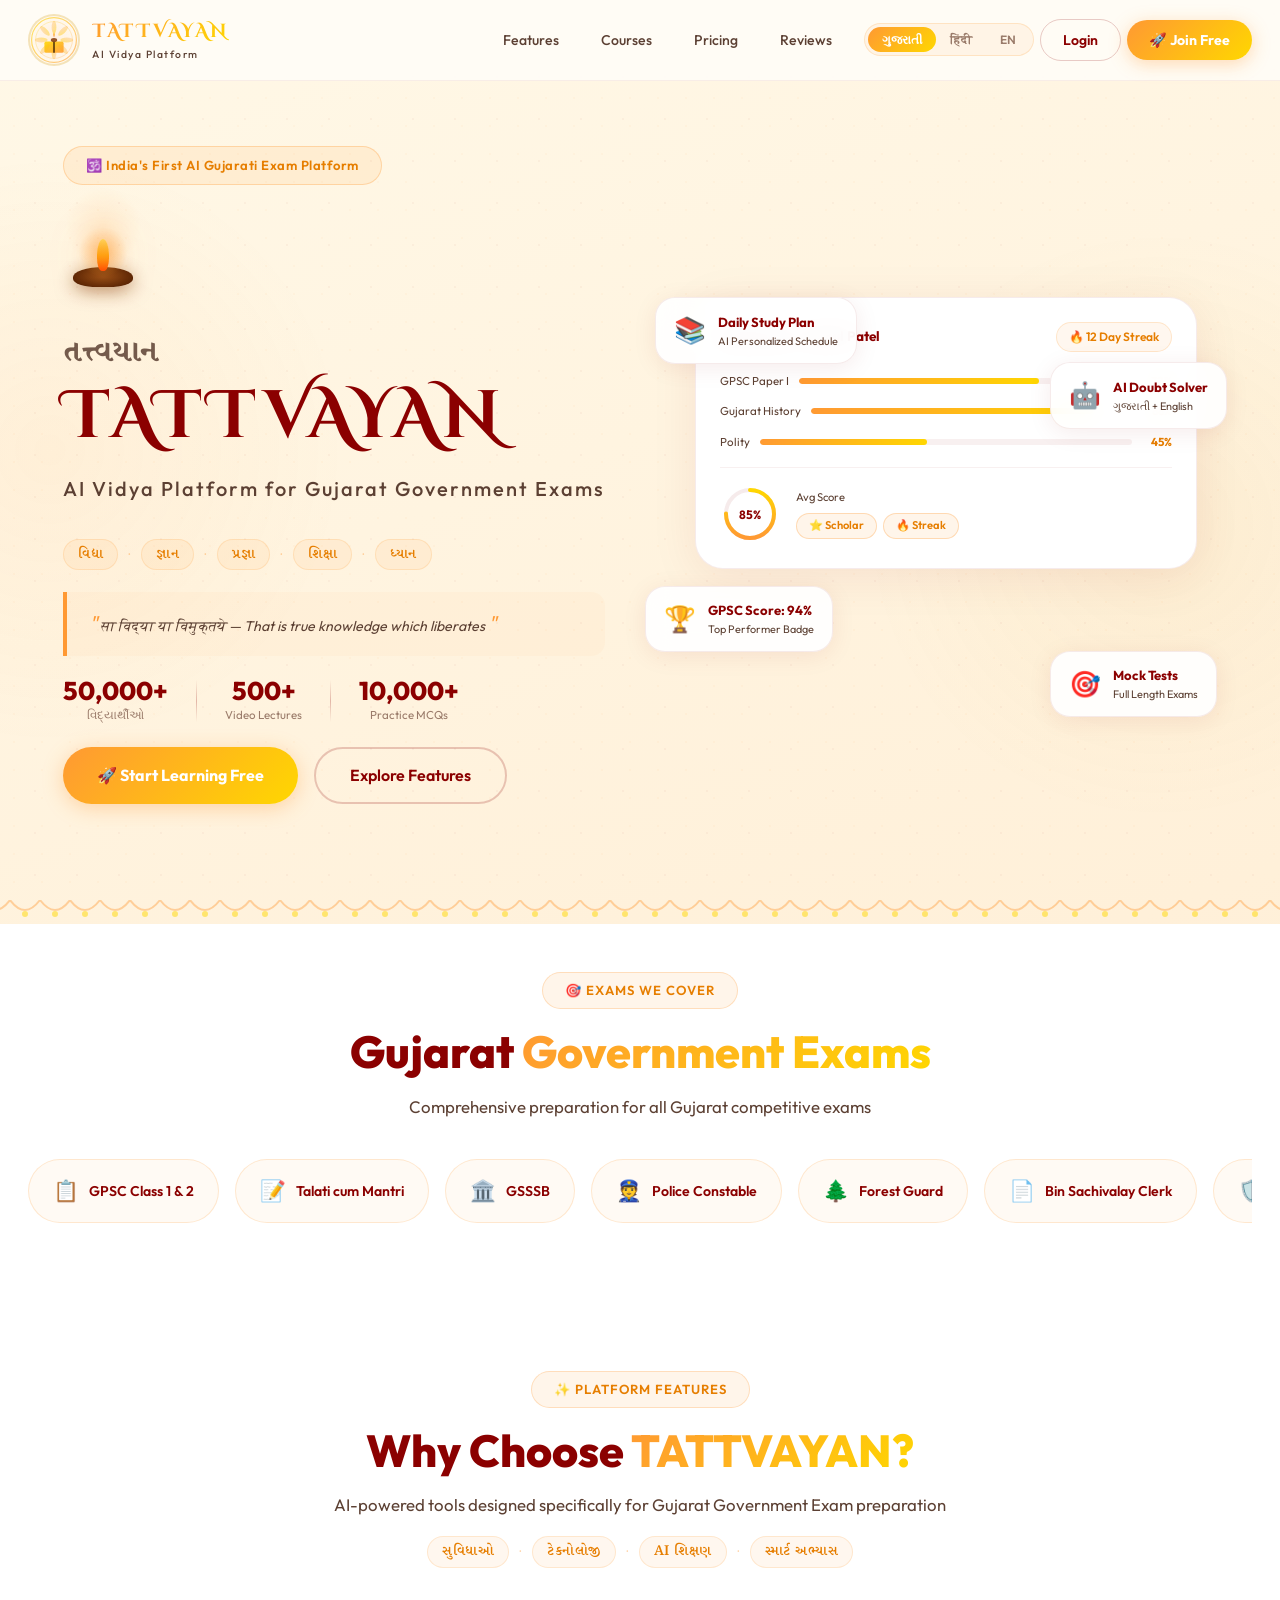
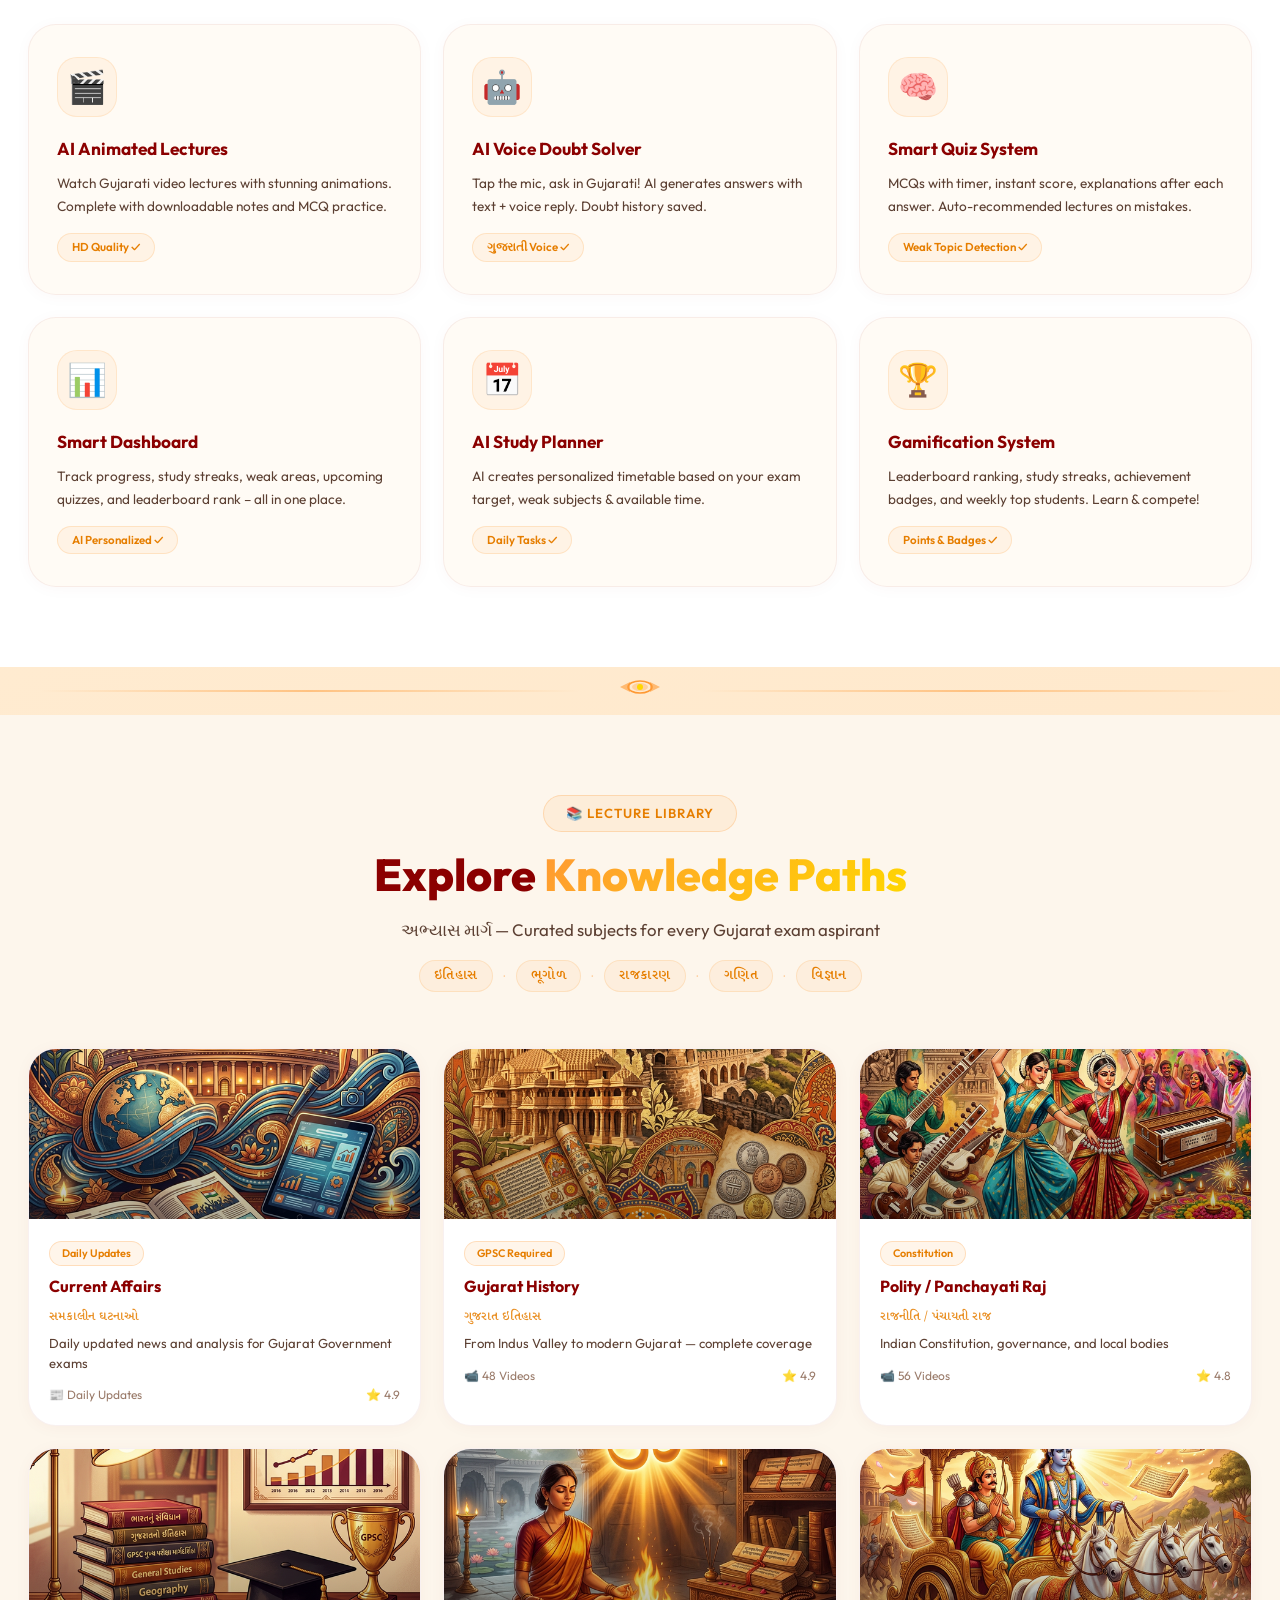
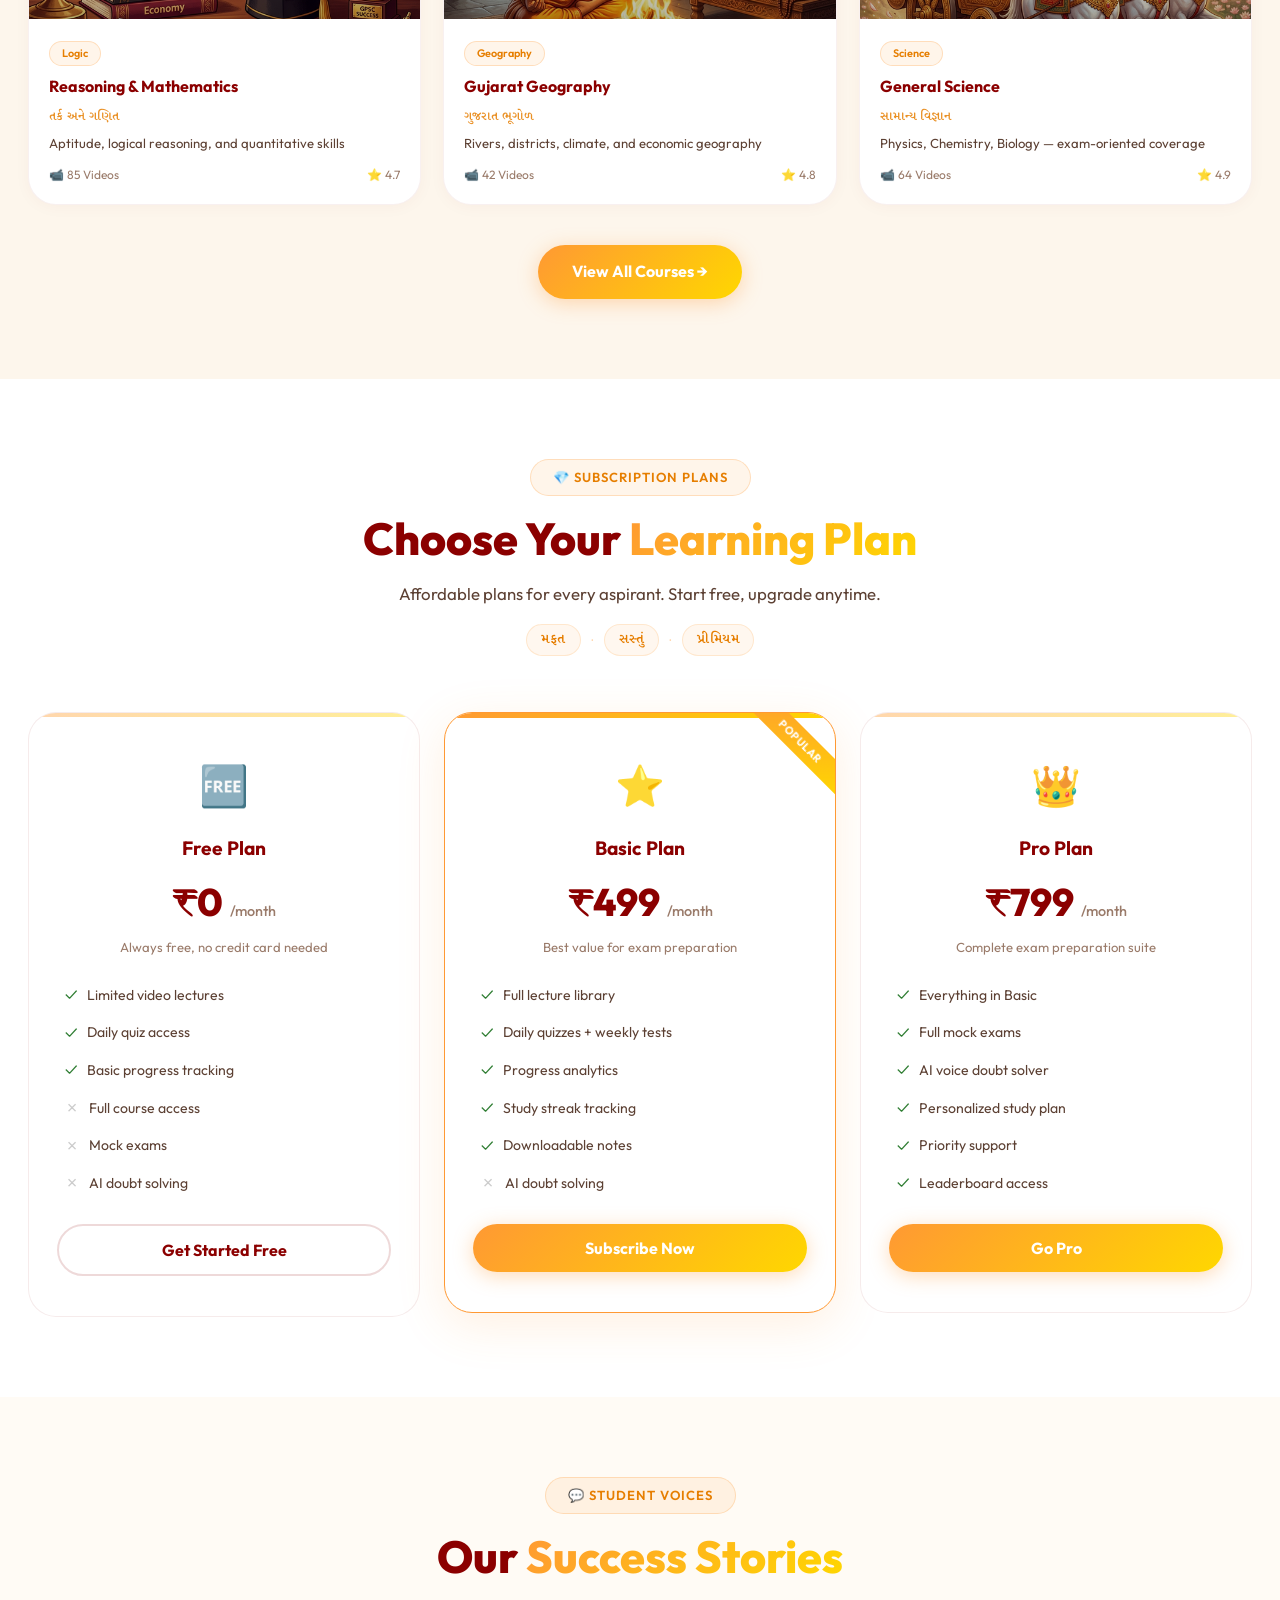
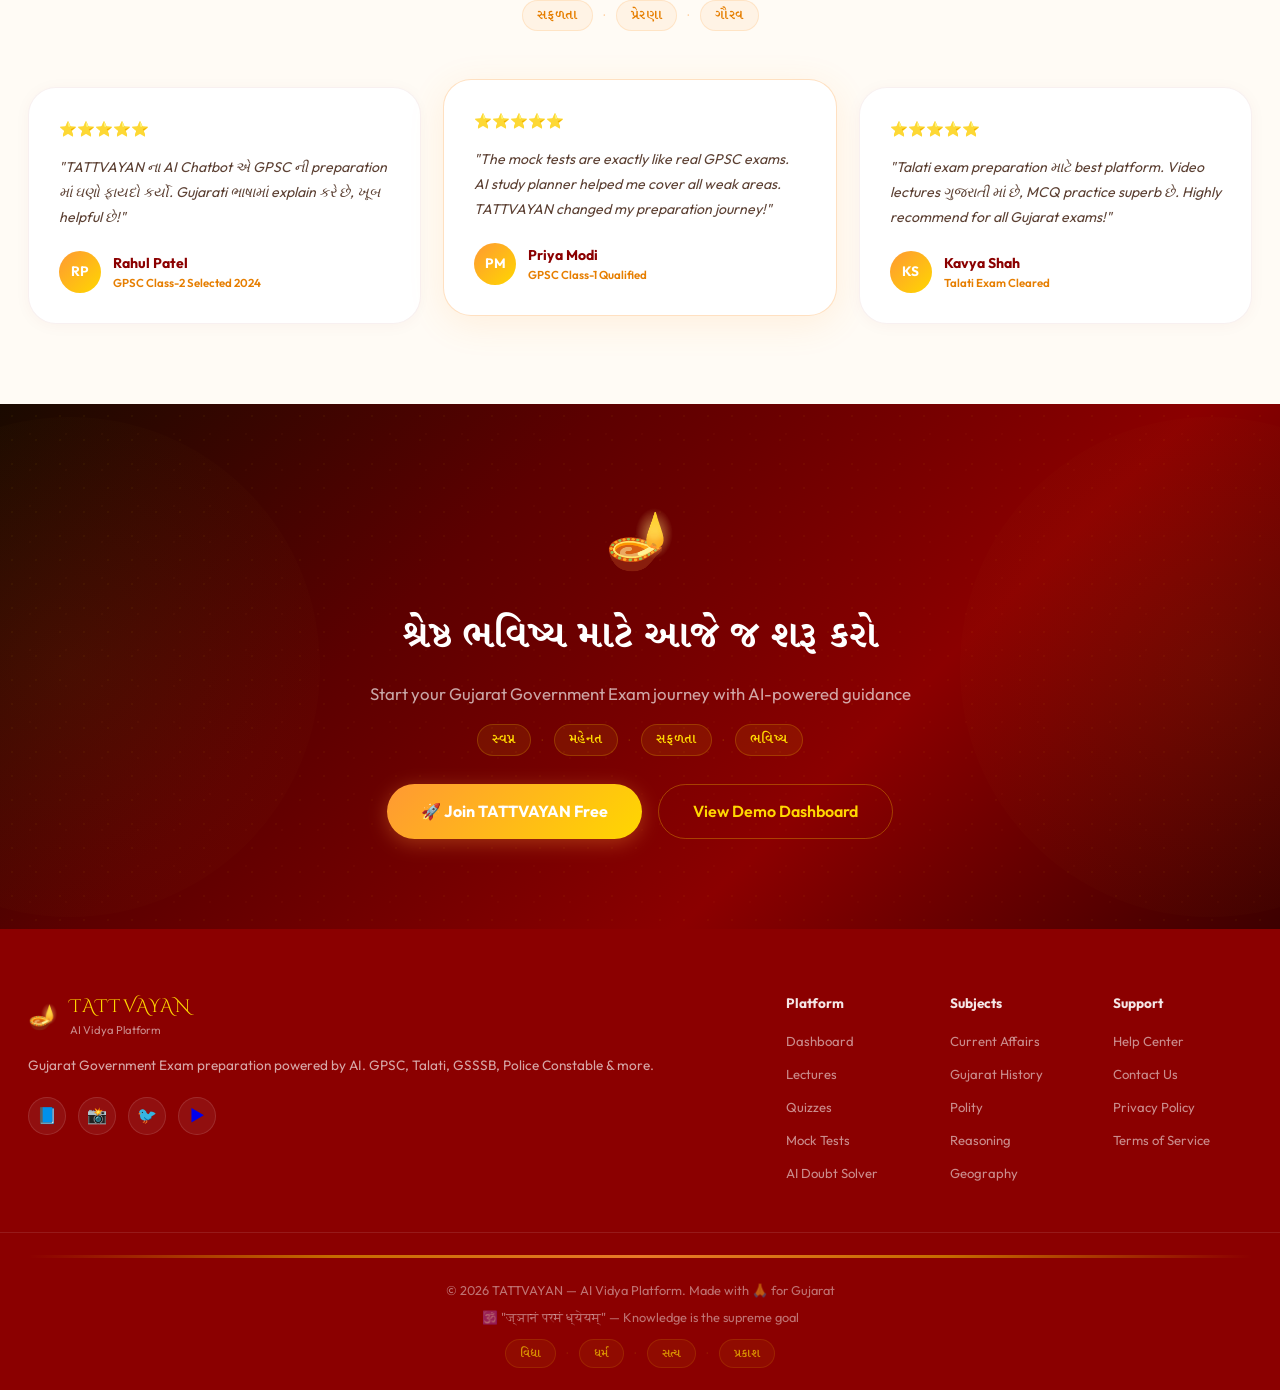
<file: index.html>
<!DOCTYPE html>
<html lang="gu">
<head>
  <meta charset="UTF-8" />
  <meta name="viewport" content="width=device-width, initial-scale=1.0" />
  <meta name="description" content="TATTVAYAN – India's First AI Gujarati Exam Preparation Platform. Gujarat Government Exam GPSC, Talati, GSSSB, Police Constable preparation with AI-powered learning." />
  <meta name="keywords" content="GPSC preparation, Gujarat exam, Talati exam, GSSSB, AI learning, Gujarati education" />
  <title>TATTVAYAN – AI Vidya Platform | India's First AI Gujarati Exam Prep</title>
  <link rel="stylesheet" href="css/style.css" />
  <link rel="stylesheet" href="css/landing.css" />
  <link rel="preconnect" href="https://fonts.googleapis.com" />
  <link href="https://fonts.googleapis.com/css2?family=Cinzel+Decorative:wght@400;700;900&family=Noto+Serif+Gujarati:wght@300;400;600;700&family=Outfit:wght@300;400;500;600;700;800&family=Inter:wght@300;400;500;600;700&display=swap" rel="stylesheet" />
</head>
<body class="landing-body">

  <!-- Particles Background -->
  <div id="particles-container"></div>

  <!-- Navigation -->
  <nav class="navbar" id="navbar">
    <div class="nav-container">
      <a href="index.html" class="nav-logo">
        <div class="logo-icon">
          <svg viewBox="0 0 60 60" fill="none" xmlns="http://www.w3.org/2000/svg" class="logo-svg">
            <circle cx="30" cy="30" r="28" stroke="url(#goldGrad)" stroke-width="1.5" fill="none" opacity="0.6"/>
            <circle cx="30" cy="30" r="23" stroke="url(#goldGrad)" stroke-width="0.8" fill="none" opacity="0.4"/>
            <ellipse cx="30" cy="14" rx="3" ry="8" fill="url(#saffronGrad)" opacity="0.8" transform="rotate(0 30 30)"/>
            <ellipse cx="30" cy="14" rx="3" ry="8" fill="url(#saffronGrad)" opacity="0.8" transform="rotate(45 30 30)"/>
            <ellipse cx="30" cy="14" rx="3" ry="8" fill="url(#saffronGrad)" opacity="0.8" transform="rotate(90 30 30)"/>
            <ellipse cx="30" cy="14" rx="3" ry="8" fill="url(#saffronGrad)" opacity="0.8" transform="rotate(135 30 30)"/>
            <ellipse cx="30" cy="14" rx="3" ry="8" fill="url(#saffronGrad)" opacity="0.8" transform="rotate(180 30 30)"/>
            <ellipse cx="30" cy="14" rx="3" ry="8" fill="url(#saffronGrad)" opacity="0.8" transform="rotate(225 30 30)"/>
            <ellipse cx="30" cy="14" rx="3" ry="8" fill="url(#saffronGrad)" opacity="0.8" transform="rotate(270 30 30)"/>
            <ellipse cx="30" cy="14" rx="3" ry="8" fill="url(#saffronGrad)" opacity="0.8" transform="rotate(315 30 30)"/>
            <rect x="18" y="32" width="24" height="14" rx="2" fill="url(#goldGrad)" opacity="0.9"/>
            <line x1="30" y1="32" x2="30" y2="46" stroke="#1a0a00" stroke-width="1.5"/>
            <ellipse cx="30" cy="30" rx="4" ry="2.5" fill="#8B4513" opacity="0.9"/>
            <path d="M30 27 Q32 22 30 17 Q28 22 30 27" fill="url(#flameGrad)"/>
            <path d="M30 25 Q31.5 21 30 18 Q28.5 21 30 25" fill="#FFF9C4" opacity="0.9"/>
            <defs>
              <linearGradient id="goldGrad" x1="0%" y1="0%" x2="100%" y2="100%">
                <stop offset="0%" stop-color="#FFD700"/>
                <stop offset="100%" stop-color="#FF9933"/>
              </linearGradient>
              <linearGradient id="saffronGrad" x1="0%" y1="0%" x2="100%" y2="100%">
                <stop offset="0%" stop-color="#FF9933" stop-opacity="0.3"/>
                <stop offset="100%" stop-color="#FFD700" stop-opacity="0.6"/>
              </linearGradient>
              <linearGradient id="flameGrad" x1="0%" y1="100%" x2="0%" y2="0%">
                <stop offset="0%" stop-color="#FF6600"/>
                <stop offset="50%" stop-color="#FFA500"/>
                <stop offset="100%" stop-color="#FFE566"/>
              </linearGradient>
            </defs>
          </svg>
        </div>
        <div class="logo-text">
          <span class="logo-main">TATTVAYAN</span>
          <span class="logo-sub">AI Vidya Platform</span>
        </div>
      </a>
      <div class="nav-links" id="navLinks">
        <a href="#features" class="nav-link">Features</a>
        <a href="#courses" class="nav-link">Courses</a>
        <a href="#pricing" class="nav-link">Pricing</a>
        <a href="#testimonials" class="nav-link">Reviews</a>
        <div class="lang-switcher" style="margin-left:8px;">
          <button class="lang-btn active">ગુજરાતી</button>
          <button class="lang-btn">हिंदी</button>
          <button class="lang-btn">EN</button>
        </div>
        <a href="pages/login.html" class="nav-btn nav-btn-outline">Login</a>
        <a href="pages/login.html" class="nav-btn nav-btn-primary">🚀 Join Free</a>
      </div>
      <button class="nav-hamburger" id="navHamburger" aria-label="Menu">
        <span></span><span></span><span></span>
      </button>
    </div>
  </nav>

  <!-- Hero Section -->
  <section class="hero" id="hero">
    <div class="hero-mandala hero-mandala-left"></div>
    <div class="hero-mandala hero-mandala-right"></div>
    <div class="hero-container">
      <div class="hero-content">
        <div class="hero-badge">🕉️ India's First AI Gujarati Exam Platform</div>
        <div class="hero-logo-display">
          <div class="diya-animation">
            <div class="diya-base"></div>
            <div class="diya-flame">
              <div class="flame-inner"></div>
              <div class="flame-glow"></div>
            </div>
            <div class="diya-light-rays"></div>
          </div>
        </div>
        <h1 class="hero-title">
          <span class="hero-title-guj">તત્ત્વયાન</span>
          <span class="hero-title-en">TATTVAYAN</span>
        </h1>
        <p class="hero-tagline">AI Vidya Platform for Gujarat Government Exams</p>
        <div class="gujarati-word-cluster hero-cluster">
          <span class="guj-word">વિદ્યા</span>
          <span class="guj-dot">•</span>
          <span class="guj-word">જ્ઞાન</span>
          <span class="guj-dot">•</span>
          <span class="guj-word">પ્રજ્ઞા</span>
          <span class="guj-dot">•</span>
          <span class="guj-word">શિક્ષા</span>
          <span class="guj-dot">•</span>
          <span class="guj-word">ધ્યાન</span>
        </div>
        <p class="hero-quote">
          <span class="quote-mark">"</span>
          सा विद्या या विमुक्तये — That is true knowledge which liberates
          <span class="quote-mark">"</span>
        </p>
        <div class="hero-stats">
          <div class="stat-item">
            <span class="stat-num">50,000+</span>
            <span class="stat-label">વિદ્યાર્થીઓ</span>
          </div>
          <div class="stat-divider"></div>
          <div class="stat-item">
            <span class="stat-num">500+</span>
            <span class="stat-label">Video Lectures</span>
          </div>
          <div class="stat-divider"></div>
          <div class="stat-item">
            <span class="stat-num">10,000+</span>
            <span class="stat-label">Practice MCQs</span>
          </div>
        </div>
        <div class="hero-cta">
          <a href="pages/login.html" class="btn-primary-hero">
            <span>🚀 Start Learning Free</span>
          </a>
          <a href="#features" class="btn-secondary-hero">
            <span>Explore Features</span>
          </a>
        </div>
      </div>
      <div class="hero-visual">
        <div class="hero-card-float">
          <div class="floating-card card-1">
            <span class="card-icon">📚</span>
            <div>
              <div class="card-title">Daily Study Plan</div>
              <div class="card-sub">AI Personalized Schedule</div>
            </div>
          </div>
          <div class="floating-card card-2">
            <span class="card-icon">🤖</span>
            <div>
              <div class="card-title">AI Doubt Solver</div>
              <div class="card-sub">ગુજરાતી + English</div>
            </div>
          </div>
          <div class="floating-card card-3">
            <span class="card-icon">🏆</span>
            <div>
              <div class="card-title">GPSC Score: 94%</div>
              <div class="card-sub">Top Performer Badge</div>
            </div>
          </div>
          <div class="floating-card card-4">
            <span class="card-icon">🎯</span>
            <div>
              <div class="card-title">Mock Tests</div>
              <div class="card-sub">Full Length Exams</div>
            </div>
          </div>
          <div class="dashboard-preview">
            <div class="dash-header">
              <div class="dash-title">Dashboard — Rahul Patel</div>
              <div class="dash-streak">🔥 12 Day Streak</div>
            </div>
            <div class="dash-progress">
              <div class="progress-item">
                <span>GPSC Paper I</span>
                <div class="progress-bar"><div class="progress-fill" style="width:72%"></div></div>
                <span>72%</span>
              </div>
              <div class="progress-item">
                <span>Gujarat History</span>
                <div class="progress-bar"><div class="progress-fill" style="width:88%"></div></div>
                <span>88%</span>
              </div>
              <div class="progress-item">
                <span>Polity</span>
                <div class="progress-bar"><div class="progress-fill" style="width:45%"></div></div>
                <span>45%</span>
              </div>
            </div>
            <div class="dash-score">
              <div class="score-ring">
                <svg viewBox="0 0 60 60">
                  <circle cx="30" cy="30" r="24" fill="none" stroke="rgba(139,0,0,0.08)" stroke-width="4"/>
                  <circle cx="30" cy="30" r="24" fill="none" stroke="url(#scoreGrad)" stroke-width="4" stroke-dasharray="113 38" stroke-linecap="round" transform="rotate(-90 30 30)"/>
                  <text x="30" y="35" text-anchor="middle" fill="#8B0000" font-size="12" font-weight="bold">85%</text>
                  <defs>
                    <linearGradient id="scoreGrad" x1="0%" y1="0%" x2="100%" y2="0%">
                      <stop offset="0%" stop-color="#FF9933"/>
                      <stop offset="100%" stop-color="#FFD700"/>
                    </linearGradient>
                  </defs>
                </svg>
              </div>
              <div class="score-info">
                <div class="score-label">Avg Score</div>
                <div class="score-badges">
                  <span class="badge">⭐ Scholar</span>
                  <span class="badge">🔥 Streak</span>
                </div>
              </div>
            </div>
          </div>
        </div>
      </div>
    </div>
  </section>

  <!-- Toran Divider -->
  <div class="toran-divider"></div>

  <!-- Exams Covered Section -->
  <section class="exams-covered" id="exams">
    <div class="section-container" style="padding-top:48px;padding-bottom:48px;">
      <div class="section-header" style="margin-bottom:28px;">
        <div class="section-badge">🎯 Exams We Cover</div>
        <h2 class="section-title">Gujarat <span class="gold-text">Government Exams</span></h2>
        <p class="section-subtitle">Comprehensive preparation for all Gujarat competitive exams</p>
      </div>
      <div class="exams-scroll" id="examsScroll">
        <div class="exam-chip"><span class="exam-chip-icon">📋</span> GPSC Class 1 & 2</div>
        <div class="exam-chip"><span class="exam-chip-icon">📝</span> Talati cum Mantri</div>
        <div class="exam-chip"><span class="exam-chip-icon">🏛️</span> GSSSB</div>
        <div class="exam-chip"><span class="exam-chip-icon">👮</span> Police Constable</div>
        <div class="exam-chip"><span class="exam-chip-icon">🌲</span> Forest Guard</div>
        <div class="exam-chip"><span class="exam-chip-icon">📄</span> Bin Sachivalay Clerk</div>
        <div class="exam-chip"><span class="exam-chip-icon">🛡️</span> PSI / ASI</div>
        <div class="exam-chip"><span class="exam-chip-icon">🏘️</span> Gram Sevak</div>
        <div class="exam-chip"><span class="exam-chip-icon">⚖️</span> Mamlatdar</div>
        <div class="exam-chip"><span class="exam-chip-icon">🏫</span> TET / TAT</div>
      </div>
    </div>
  </section>

  <!-- Features Section -->
  <section class="features" id="features">
    <div class="section-container">
      <div class="section-header">
        <div class="section-badge">✨ Platform Features</div>
        <h2 class="section-title">Why Choose <span class="gold-text">TATTVAYAN?</span></h2>
        <p class="section-subtitle">AI-powered tools designed specifically for Gujarat Government Exam preparation</p>
        <div class="gujarati-word-cluster section-cluster">
          <span class="guj-word">સુવિધાઓ</span>
          <span class="guj-dot">•</span>
          <span class="guj-word">ટેકનોલોજી</span>
          <span class="guj-dot">•</span>
          <span class="guj-word">AI શિક્ષણ</span>
          <span class="guj-dot">•</span>
          <span class="guj-word">સ્માર્ટ અભ્યાસ</span>
        </div>
      </div>
      <div class="features-grid">
        <div class="feature-card" data-delay="0">
          <div class="feature-icon-wrap"><span class="feature-icon">🎬</span></div>
          <h3>AI Animated Lectures</h3>
          <p>Watch Gujarati video lectures with stunning animations. Complete with downloadable notes and MCQ practice.</p>
          <div class="feature-tag">HD Quality ✓</div>
        </div>
        <div class="feature-card" data-delay="100">
          <div class="feature-icon-wrap"><span class="feature-icon">🤖</span></div>
          <h3>AI Voice Doubt Solver</h3>
          <p>Tap the mic, ask in Gujarati! AI generates answers with text + voice reply. Doubt history saved.</p>
          <div class="feature-tag">ગુજરાતી Voice ✓</div>
        </div>
        <div class="feature-card" data-delay="200">
          <div class="feature-icon-wrap"><span class="feature-icon">🧠</span></div>
          <h3>Smart Quiz System</h3>
          <p>MCQs with timer, instant score, explanations after each answer. Auto-recommended lectures on mistakes.</p>
          <div class="feature-tag">Weak Topic Detection ✓</div>
        </div>
        <div class="feature-card" data-delay="300">
          <div class="feature-icon-wrap"><span class="feature-icon">📊</span></div>
          <h3>Smart Dashboard</h3>
          <p>Track progress, study streaks, weak areas, upcoming quizzes, and leaderboard rank – all in one place.</p>
          <div class="feature-tag">AI Personalized ✓</div>
        </div>
        <div class="feature-card" data-delay="400">
          <div class="feature-icon-wrap"><span class="feature-icon">📅</span></div>
          <h3>AI Study Planner</h3>
          <p>AI creates personalized timetable based on your exam target, weak subjects & available time.</p>
          <div class="feature-tag">Daily Tasks ✓</div>
        </div>
        <div class="feature-card" data-delay="500">
          <div class="feature-icon-wrap"><span class="feature-icon">🏆</span></div>
          <h3>Gamification System</h3>
          <p>Leaderboard ranking, study streaks, achievement badges, and weekly top students. Learn & compete!</p>
          <div class="feature-tag">Points & Badges ✓</div>
        </div>
      </div>
    </div>
  </section>

  <!-- Rangoli Divider -->
  <div class="rangoli-divider">
    <div class="rangoli-line"></div>
    <div class="rangoli-center">
      <svg viewBox="0 0 80 40" width="80" height="40">
        <ellipse cx="40" cy="20" rx="12" ry="6" fill="none" stroke="#FF9933" stroke-width="1.5"/>
        <ellipse cx="40" cy="20" rx="8" ry="4" fill="#FF9933" opacity="0.3"/>
        <circle cx="40" cy="20" r="3" fill="#FFD700"/>
        <path d="M20,20 L30,15 L30,25 Z" fill="#FF9933" opacity="0.6"/>
        <path d="M60,20 L50,15 L50,25 Z" fill="#FF9933" opacity="0.6"/>
      </svg>
    </div>
    <div class="rangoli-line"></div>
  </div>

  <!-- Courses Section -->
  <section class="courses" id="courses">
    <div class="section-container">
      <div class="section-header">
        <div class="section-badge">📚 Lecture Library</div>
        <h2 class="section-title">Explore <span class="gold-text">Knowledge Paths</span></h2>
        <p class="section-subtitle">અભ્યાસ માર્ગ — Curated subjects for every Gujarat exam aspirant</p>
        <div class="gujarati-word-cluster section-cluster">
          <span class="guj-word">ઇતિહાસ</span>
          <span class="guj-dot">•</span>
          <span class="guj-word">ભૂગોળ</span>
          <span class="guj-dot">•</span>
          <span class="guj-word">રાજકારણ</span>
          <span class="guj-dot">•</span>
          <span class="guj-word">ગણિત</span>
          <span class="guj-dot">•</span>
          <span class="guj-word">વિજ્ઞાન</span>
        </div>
      </div>
      <div class="courses-grid">
        <div class="course-card" onclick="window.location.href='pages/lectures.html'">
          <div class="course-thumb">
            <img src="images/current_affairs.png" alt="Current Affairs" class="course-img" />
            <div class="course-thumb-overlay"></div>
          </div>
          <div class="course-body">
            <div class="course-badge">Daily Updates</div>
            <h3>Current Affairs</h3>
            <span class="course-guj-label">સમકાલીન ઘટનાઓ</span>
            <p>Daily updated news and analysis for Gujarat Government exams</p>
            <div class="course-meta"><span>📰 Daily Updates</span><span>⭐ 4.9</span></div>
          </div>
        </div>
        <div class="course-card" onclick="window.location.href='pages/lectures.html'">
          <div class="course-thumb">
            <img src="images/gujarat_history.png" alt="Gujarat History" class="course-img" />
            <div class="course-thumb-overlay"></div>
          </div>
          <div class="course-body">
            <div class="course-badge">GPSC Required</div>
            <h3>Gujarat History</h3>
            <span class="course-guj-label">ગુજરાત ઇતિહાસ</span>
            <p>From Indus Valley to modern Gujarat — complete coverage</p>
            <div class="course-meta"><span>📹 48 Videos</span><span>⭐ 4.9</span></div>
          </div>
        </div>
        <div class="course-card" onclick="window.location.href='pages/lectures.html'">
          <div class="course-thumb">
            <img src="images/indian_culture.png" alt="Polity" class="course-img" />
            <div class="course-thumb-overlay"></div>
          </div>
          <div class="course-body">
            <div class="course-badge">Constitution</div>
            <h3>Polity / Panchayati Raj</h3>
            <span class="course-guj-label">રાજનીતિ / પંચાયતી રાજ</span>
            <p>Indian Constitution, governance, and local bodies</p>
            <div class="course-meta"><span>📹 56 Videos</span><span>⭐ 4.8</span></div>
          </div>
        </div>
        <div class="course-card" onclick="window.location.href='pages/lectures.html'">
          <div class="course-thumb">
            <img src="images/gpsc_preparation.png" alt="Reasoning" class="course-img" />
            <div class="course-thumb-overlay"></div>
          </div>
          <div class="course-body">
            <div class="course-badge">Logic</div>
            <h3>Reasoning & Mathematics</h3>
            <span class="course-guj-label">તર્ક અને ગણિત</span>
            <p>Aptitude, logical reasoning, and quantitative skills</p>
            <div class="course-meta"><span>📹 85 Videos</span><span>⭐ 4.7</span></div>
          </div>
        </div>
        <div class="course-card" onclick="window.location.href='pages/lectures.html'">
          <div class="course-thumb">
            <img src="images/spiritual_vedic.png" alt="Geography" class="course-img" />
            <div class="course-thumb-overlay"></div>
          </div>
          <div class="course-body">
            <div class="course-badge">Geography</div>
            <h3>Gujarat Geography</h3>
            <span class="course-guj-label">ગુજરાત ભૂગોળ</span>
            <p>Rivers, districts, climate, and economic geography</p>
            <div class="course-meta"><span>📹 42 Videos</span><span>⭐ 4.8</span></div>
          </div>
        </div>
        <div class="course-card" onclick="window.location.href='pages/lectures.html'">
          <div class="course-thumb">
            <img src="images/bhagavad_gita.png" alt="General Science" class="course-img" />
            <div class="course-thumb-overlay"></div>
          </div>
          <div class="course-body">
            <div class="course-badge">Science</div>
            <h3>General Science</h3>
            <span class="course-guj-label">સામાન્ય વિજ્ઞાન</span>
            <p>Physics, Chemistry, Biology — exam-oriented coverage</p>
            <div class="course-meta"><span>📹 64 Videos</span><span>⭐ 4.9</span></div>
          </div>
        </div>
      </div>
      <div class="courses-cta">
        <a href="pages/lectures.html" class="btn-primary-hero">View All Courses →</a>
      </div>
    </div>
  </section>

  <!-- Pricing Section -->
  <section class="pricing" id="pricing">
    <div class="section-container">
      <div class="section-header">
        <div class="section-badge">💎 Subscription Plans</div>
        <h2 class="section-title">Choose Your <span class="gold-text">Learning Plan</span></h2>
        <p class="section-subtitle">Affordable plans for every aspirant. Start free, upgrade anytime.</p>
        <div class="gujarati-word-cluster section-cluster">
          <span class="guj-word">મફત</span>
          <span class="guj-dot">•</span>
          <span class="guj-word">સસ્તું</span>
          <span class="guj-dot">•</span>
          <span class="guj-word">પ્રીમિયમ</span>
        </div>
      </div>
      <div class="pricing-grid">
        <!-- Free Plan -->
        <div class="plan-card">
          <span class="plan-icon">🆓</span>
          <div class="plan-name">Free Plan</div>
          <div class="plan-price">₹0 <span>/month</span></div>
          <div class="plan-period">Always free, no credit card needed</div>
          <ul class="plan-features">
            <li><span class="check">✓</span> Limited video lectures</li>
            <li><span class="check">✓</span> Daily quiz access</li>
            <li><span class="check">✓</span> Basic progress tracking</li>
            <li><span class="cross">✗</span> Full course access</li>
            <li><span class="cross">✗</span> Mock exams</li>
            <li><span class="cross">✗</span> AI doubt solving</li>
          </ul>
          <button class="plan-btn plan-btn-outline">Get Started Free</button>
        </div>
        <!-- Basic Plan -->
        <div class="plan-card featured">
          <div class="plan-popular">POPULAR</div>
          <span class="plan-icon">⭐</span>
          <div class="plan-name">Basic Plan</div>
          <div class="plan-price">₹499 <span>/month</span></div>
          <div class="plan-period">Best value for exam preparation</div>
          <ul class="plan-features">
            <li><span class="check">✓</span> Full lecture library</li>
            <li><span class="check">✓</span> Daily quizzes + weekly tests</li>
            <li><span class="check">✓</span> Progress analytics</li>
            <li><span class="check">✓</span> Study streak tracking</li>
            <li><span class="check">✓</span> Downloadable notes</li>
            <li><span class="cross">✗</span> AI doubt solving</li>
          </ul>
          <button class="plan-btn plan-btn-primary">Subscribe Now</button>
        </div>
        <!-- Pro Plan -->
        <div class="plan-card">
          <span class="plan-icon">👑</span>
          <div class="plan-name">Pro Plan</div>
          <div class="plan-price">₹799 <span>/month</span></div>
          <div class="plan-period">Complete exam preparation suite</div>
          <ul class="plan-features">
            <li><span class="check">✓</span> Everything in Basic</li>
            <li><span class="check">✓</span> Full mock exams</li>
            <li><span class="check">✓</span> AI voice doubt solver</li>
            <li><span class="check">✓</span> Personalized study plan</li>
            <li><span class="check">✓</span> Priority support</li>
            <li><span class="check">✓</span> Leaderboard access</li>
          </ul>
          <button class="plan-btn plan-btn-primary">Go Pro</button>
        </div>
      </div>
    </div>
  </section>

  <!-- Testimonials Section -->
  <section class="testimonials" id="testimonials">
    <div class="section-container">
      <div class="section-header">
        <div class="section-badge">💬 Student Voices</div>
        <h2 class="section-title">Our <span class="gold-text">Success Stories</span></h2>
        <div class="gujarati-word-cluster section-cluster">
          <span class="guj-word">સફળતા</span>
          <span class="guj-dot">•</span>
          <span class="guj-word">પ્રેરણા</span>
          <span class="guj-dot">•</span>
          <span class="guj-word">ગૌરવ</span>
        </div>
      </div>
      <div class="testimonials-grid">
        <div class="testimonial-card">
          <div class="stars">⭐⭐⭐⭐⭐</div>
          <p>"TATTVAYAN ના AI Chatbot એ GPSC ની preparation માં ઘણો ફાયદો કર્યો. Gujarati ભાષામાં explain કરે છે, ખૂબ helpful છે!"</p>
          <div class="testimonial-author">
            <div class="author-avatar">RP</div>
            <div>
              <div class="author-name">Rahul Patel</div>
              <div class="author-role">GPSC Class-2 Selected 2024</div>
            </div>
          </div>
        </div>
        <div class="testimonial-card featured">
          <div class="stars">⭐⭐⭐⭐⭐</div>
          <p>"The mock tests are exactly like real GPSC exams. AI study planner helped me cover all weak areas. TATTVAYAN changed my preparation journey!"</p>
          <div class="testimonial-author">
            <div class="author-avatar">PM</div>
            <div>
              <div class="author-name">Priya Modi</div>
              <div class="author-role">GPSC Class-1 Qualified</div>
            </div>
          </div>
        </div>
        <div class="testimonial-card">
          <div class="stars">⭐⭐⭐⭐⭐</div>
          <p>"Talati exam preparation માટે best platform. Video lectures ગુજરાતી માં છે, MCQ practice superb છે. Highly recommend for all Gujarat exams!"</p>
          <div class="testimonial-author">
            <div class="author-avatar">KS</div>
            <div>
              <div class="author-name">Kavya Shah</div>
              <div class="author-role">Talati Exam Cleared</div>
            </div>
          </div>
        </div>
      </div>
    </div>
  </section>

  <!-- CTA Banner -->
  <section class="cta-banner">
    <div class="cta-mandala-left"></div>
    <div class="cta-mandala-right"></div>
    <div class="cta-content">
      <div class="cta-diya">🪔</div>
      <h2>શ્રેષ્ઠ ભવિષ્ય માટે આજે જ શરૂ કરો</h2>
      <p>Start your Gujarat Government Exam journey with AI-powered guidance</p>
      <div class="gujarati-word-cluster cta-cluster">
        <span class="guj-word">સ્વપ્ન</span>
        <span class="guj-dot">•</span>
        <span class="guj-word">મહેનત</span>
        <span class="guj-dot">•</span>
        <span class="guj-word">સફળતા</span>
        <span class="guj-dot">•</span>
        <span class="guj-word">ભવિષ્ય</span>
      </div>
      <div class="cta-buttons">
        <a href="pages/login.html" class="btn-primary-hero">🚀 Join TATTVAYAN Free</a>
        <a href="pages/dashboard.html" class="btn-ghost" style="color:#FFD700;border-color:rgba(255,215,0,0.3);">View Demo Dashboard</a>
      </div>
    </div>
  </section>

  <!-- Footer -->
  <footer class="footer">
    <div class="footer-container">
      <div class="footer-brand">
        <div class="footer-logo">
          <span>🪔</span>
          <div>
            <div class="footer-logo-name">TATTVAYAN</div>
            <div class="footer-logo-tag">AI Vidya Platform</div>
          </div>
        </div>
        <p>Gujarat Government Exam preparation powered by AI. GPSC, Talati, GSSSB, Police Constable & more.</p>
        <div class="footer-social">
          <a href="#" class="social-link">📘</a>
          <a href="#" class="social-link">📸</a>
          <a href="#" class="social-link">🐦</a>
          <a href="#" class="social-link">▶️</a>
        </div>
      </div>
      <div class="footer-links">
        <div class="footer-col">
          <h4>Platform</h4>
          <a href="pages/dashboard.html">Dashboard</a>
          <a href="pages/lectures.html">Lectures</a>
          <a href="pages/quiz.html">Quizzes</a>
          <a href="pages/mocktest.html">Mock Tests</a>
          <a href="pages/chatbot.html">AI Doubt Solver</a>
        </div>
        <div class="footer-col">
          <h4>Subjects</h4>
          <a href="#">Current Affairs</a>
          <a href="#">Gujarat History</a>
          <a href="#">Polity</a>
          <a href="#">Reasoning</a>
          <a href="#">Geography</a>
        </div>
        <div class="footer-col">
          <h4>Support</h4>
          <a href="#">Help Center</a>
          <a href="#">Contact Us</a>
          <a href="#">Privacy Policy</a>
          <a href="#">Terms of Service</a>
        </div>
      </div>
    </div>
    <div class="footer-bottom">
      <div class="footer-rangoli"></div>
      <p>© 2026 TATTVAYAN — AI Vidya Platform. Made with 🙏 for Gujarat</p>
      <p class="footer-quote">🕉️ "ज्ञानं परमं ध्येयम्" — Knowledge is the supreme goal</p>
      <div class="gujarati-word-cluster footer-cluster">
        <span class="guj-word">વિદ્યા</span>
        <span class="guj-dot">•</span>
        <span class="guj-word">ધર્મ</span>
        <span class="guj-dot">•</span>
        <span class="guj-word">સત્ય</span>
        <span class="guj-dot">•</span>
        <span class="guj-word">પ્રકાશ</span>
      </div>
    </div>
  </footer>

  <script src="js/main.js"></script>
</body>
</html>
</file>
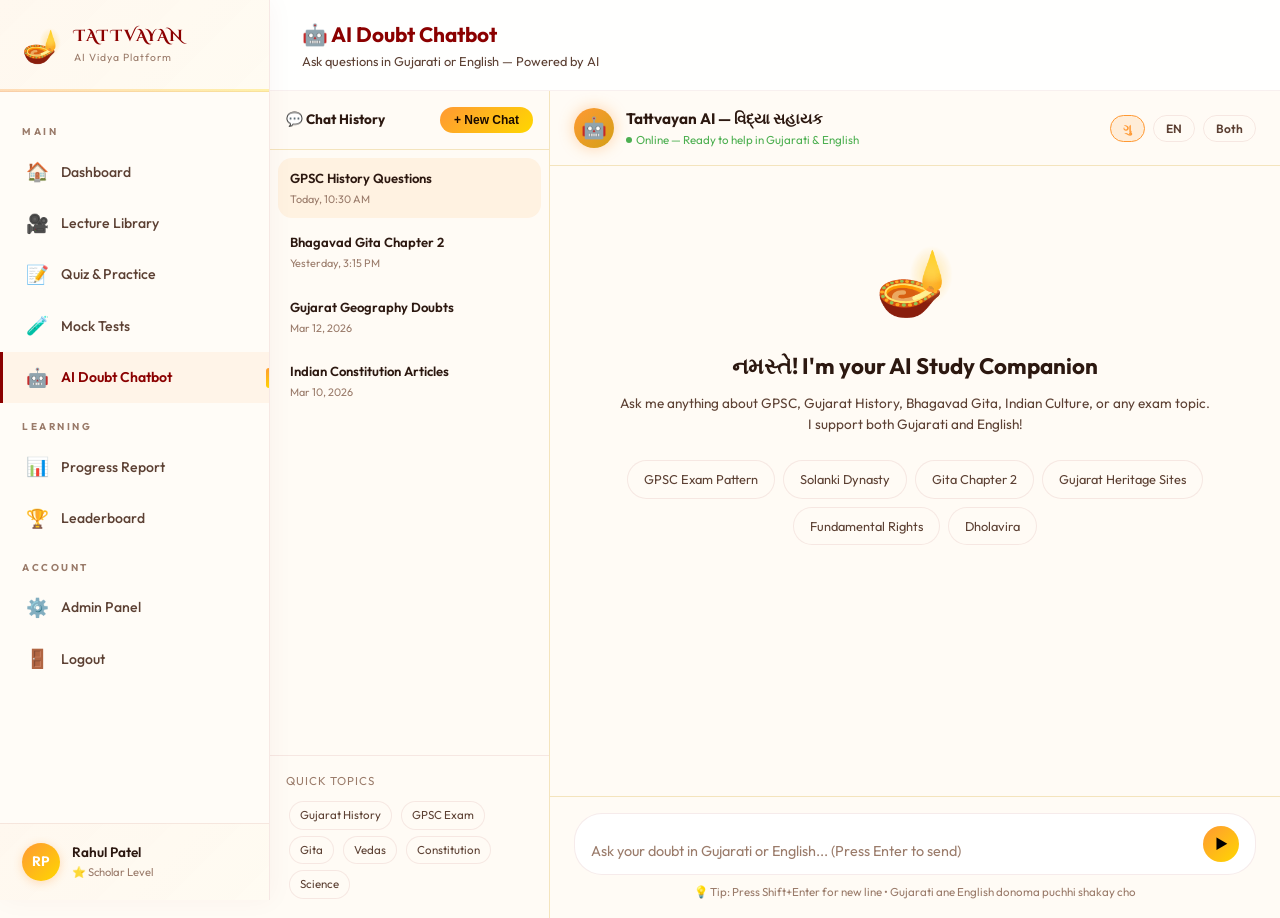
<file: pages/chatbot.html>
<!DOCTYPE html>
<html lang="gu">
<head>
  <meta charset="UTF-8"/>
  <meta name="viewport" content="width=device-width, initial-scale=1.0"/>
  <title>AI Doubt Chatbot – TATTVAYAN</title>
  <link rel="stylesheet" href="../css/style.css"/>
  <link href="https://fonts.googleapis.com/css2?family=Cinzel+Decorative:wght@400;700&family=Inter:wght@300;400;500;600;700&display=swap" rel="stylesheet"/>
  <style>
    .chat-layout {
      display: flex;
      height: calc(100vh - 73px);
      overflow: hidden;
    }
    
    .chat-sidebar {
      width: 280px;
      border-right: var(--border-gold);
      display: flex; flex-direction: column;
      background: var(--bg-navy);
      flex-shrink: 0;
    }
    .chat-sidebar-header {
      padding: 16px;
      border-bottom: var(--border-gold);
      font-size: 0.85rem;
      font-weight: 700;
      color: var(--text-primary);
      display: flex; align-items: center; justify-content: space-between;
    }
    .new-chat-btn {
      padding: 6px 14px;
      border-radius: var(--radius-full);
      background: var(--grad-saffron);
      border: none; cursor: pointer;
      font-size: 0.75rem; font-weight: 700; color: #1a0a00;
      transition: all var(--transition-fast);
    }
    .new-chat-btn:hover { transform: translateY(-1px); box-shadow: 0 4px 12px rgba(255,153,51,0.4); }
    
    .chat-history { flex: 1; overflow-y: auto; padding: 8px; }
    .chat-history-item {
      padding: 10px 12px;
      border-radius: var(--radius-md);
      cursor: pointer;
      transition: all var(--transition-fast);
      margin-bottom: 4px;
    }
    .chat-history-item:hover, .chat-history-item.active {
      background: rgba(255,153,51,0.1);
    }
    .chi-title { font-size: 0.82rem; font-weight: 600; color: var(--text-primary); margin-bottom: 2px; white-space: nowrap; overflow: hidden; text-overflow: ellipsis; }
    .chi-date { font-size: 0.68rem; color: var(--text-muted); }
    
    .chat-topics { padding: 16px; border-top: var(--border-card); }
    .chat-topics-title { font-size: 0.72rem; color: var(--text-muted); text-transform: uppercase; letter-spacing: 1px; margin-bottom: 8px; }
    .topic-chip {
      display: inline-block;
      padding: 4px 10px;
      border-radius: var(--radius-full);
      background: rgba(255,255,255,0.05);
      border: var(--border-card);
      color: var(--text-secondary);
      font-size: 0.72rem;
      cursor: pointer;
      margin: 3px;
      transition: all var(--transition-fast);
    }
    .topic-chip:hover { border-color: var(--saffron); color: var(--saffron); background: rgba(255,153,51,0.08); }
    
    /* ===== CHAT MAIN ===== */
    .chat-main {
      flex: 1;
      display: flex; flex-direction: column;
      overflow: hidden;
    }
    
    .chat-header {
      padding: 16px 24px;
      border-bottom: var(--border-gold);
      display: flex; align-items: center; gap: 12px;
    }
    .ai-avatar {
      width: 40px; height: 40px;
      border-radius: 50%;
      background: linear-gradient(135deg, var(--saffron), var(--gold));
      display: flex; align-items: center; justify-content: center;
      font-size: 1.3rem;
      box-shadow: 0 0 15px rgba(255,153,51,0.4);
      animation: glow 3s ease-in-out infinite;
    }
    .ai-info { flex: 1; }
    .ai-name { font-size: 0.95rem; font-weight: 700; color: var(--text-primary); }
    .ai-status { font-size: 0.72rem; color: #4CAF50; display: flex; align-items: center; gap: 4px; }
    .status-dot { width: 6px; height: 6px; border-radius: 50%; background: #4CAF50; animation: pulse 2s ease infinite; }
    .lang-toggle {
      display: flex; gap: 8px;
    }
    .lang-btn {
      padding: 5px 12px;
      border-radius: var(--radius-full);
      border: var(--border-card);
      background: transparent;
      color: var(--text-secondary);
      font-size: 0.75rem;
      font-weight: 600;
      cursor: pointer;
      transition: all var(--transition-fast);
      font-family: var(--font-body);
    }
    .lang-btn.active { background: rgba(255,153,51,0.15); border-color: var(--saffron); color: var(--saffron); }
    
    .chat-messages {
      flex: 1;
      overflow-y: auto;
      padding: 24px;
      display: flex; flex-direction: column; gap: 16px;
    }
    
    .chat-welcome {
      text-align: center;
      padding: 40px 20px;
    }
    .chat-welcome-icon { font-size: 4rem; margin-bottom: 16px; animation: float 3s ease-in-out infinite; }
    .chat-welcome h2 {
      font-size: 1.4rem;
      color: var(--text-primary);
      margin-bottom: 8px;
    }
    .chat-welcome p { font-size: 0.85rem; color: var(--text-secondary); margin-bottom: 24px; }
    .quick-questions { display: flex; flex-wrap: wrap; gap: 8px; justify-content: center; }
    .quick-q {
      padding: 8px 16px;
      border-radius: var(--radius-full);
      background: rgba(255,255,255,0.05);
      border: var(--border-card);
      color: var(--text-secondary);
      font-size: 0.8rem;
      cursor: pointer;
      transition: all var(--transition-fast);
    }
    .quick-q:hover { border-color: var(--saffron); color: var(--saffron); background: rgba(255,153,51,0.08); }
    
    .msg-wrapper {
      display: flex;
      gap: 12px;
      align-items: flex-start;
      animation: fadeInUp 0.3s ease;
    }
    .msg-wrapper.user { flex-direction: row-reverse; }
    
    .msg-avatar {
      width: 32px; height: 32px;
      border-radius: 50%;
      display: flex; align-items: center; justify-content: center;
      font-size: 0.85rem;
      flex-shrink: 0;
    }
    .msg-avatar.ai-av { background: var(--grad-saffron); }
    .msg-avatar.user-av { background: var(--deep-red); color: white; font-weight: 700; }
    
    .msg-bubble {
      max-width: 70%;
      padding: 12px 16px;
      border-radius: var(--radius-lg);
      font-size: 0.87rem;
      line-height: 1.7;
    }
    .msg-bubble.ai {
      background: var(--bg-card);
      border: var(--border-card);
      border-bottom-left-radius: 4px;
      color: var(--text-primary);
    }
    .msg-bubble.user {
      background: linear-gradient(135deg, #8B0000, #c0392b);
      color: white;
      border-bottom-right-radius: 4px;
    }
    .msg-meta { font-size: 0.65rem; color: var(--text-muted); margin-top: 4px; display: flex; align-items: center; gap: 6px; }
    .msg-actions { display: flex; gap: 6px; margin-top: 6px; }
    .msg-action-btn {
      background: none; border: none; cursor: pointer;
      font-size: 0.75rem; color: var(--text-muted);
      padding: 2px 6px; border-radius: 4px;
      transition: all var(--transition-fast);
    }
    .msg-action-btn:hover { background: rgba(255,255,255,0.07); color: var(--saffron); }
    
    .typing-indicator {
      display: flex; align-items: center; gap: 4px;
      padding: 12px 16px;
      background: var(--bg-card);
      border: var(--border-card);
      border-radius: var(--radius-lg);
      border-bottom-left-radius: 4px;
      width: fit-content;
    }
    .typing-dot {
      width: 6px; height: 6px;
      border-radius: 50%;
      background: var(--saffron);
      animation: typingBounce 1.2s ease-in-out infinite;
    }
    .typing-dot:nth-child(2) { animation-delay: 0.2s; }
    .typing-dot:nth-child(3) { animation-delay: 0.4s; }
    @keyframes typingBounce {
      0%, 60%, 100% { transform: translateY(0); }
      30% { transform: translateY(-6px); }
    }
    
    /* ===== CHAT INPUT ===== */
    .chat-input-area {
      padding: 16px 24px;
      border-top: var(--border-gold);
      background: var(--bg-navy);
    }
    .chat-input-wrap {
      display: flex; gap: 12px; align-items: flex-end;
      background: var(--bg-card);
      border: var(--border-card);
      border-radius: var(--radius-xl);
      padding: 12px 16px;
      transition: border-color var(--transition-fast);
    }
    .chat-input-wrap:focus-within { border-color: var(--saffron); box-shadow: 0 0 0 3px rgba(255,153,51,0.1); }
    .chat-textarea {
      flex: 1;
      background: none;
      border: none;
      outline: none;
      color: var(--text-primary);
      font-size: 0.9rem;
      font-family: var(--font-body);
      resize: none;
      max-height: 120px;
      line-height: 1.5;
    }
    .chat-textarea::placeholder { color: var(--text-muted); }
    .chat-send-btn {
      width: 36px; height: 36px;
      border-radius: 50%;
      background: var(--grad-saffron);
      border: none; cursor: pointer;
      display: flex; align-items: center; justify-content: center;
      font-size: 1rem;
      transition: all var(--transition-fast);
      flex-shrink: 0;
    }
    .chat-send-btn:hover { transform: scale(1.1); box-shadow: 0 4px 12px rgba(255,153,51,0.4); }
    .chat-hints { font-size: 0.72rem; color: var(--text-muted); margin-top: 8px; text-align: center; }
  </style>
</head>
<body class="app-layout">

  <!-- Sidebar -->
  <nav class="sidebar" id="sidebar">
    <a href="../index.html" class="sidebar-logo">
      <span class="sidebar-logo-icon">🪔</span>
      <div class="sidebar-logo-text">
        <span class="sidebar-logo-main">TATTVAYAN</span>
        <span class="sidebar-logo-sub">AI Vidya Platform</span>
      </div>
    </a>
    <nav class="sidebar-nav">
      <div class="sidebar-section-label">Main</div>
      <a href="dashboard.html" class="sidebar-link"><span class="sidebar-link-icon">🏠</span> Dashboard</a>
      <a href="lectures.html" class="sidebar-link"><span class="sidebar-link-icon">🎥</span> Lecture Library</a>
      <a href="quiz.html" class="sidebar-link"><span class="sidebar-link-icon">📝</span> Quiz & Practice</a>
      <a href="mocktest.html" class="sidebar-link"><span class="sidebar-link-icon">🧪</span> Mock Tests</a>
      <a href="chatbot.html" class="sidebar-link active"><span class="sidebar-link-icon">🤖</span> AI Doubt Chatbot</a>
      <div class="sidebar-section-label">Learning</div>
      <a href="#" class="sidebar-link"><span class="sidebar-link-icon">📊</span> Progress Report</a>
      <a href="#" class="sidebar-link"><span class="sidebar-link-icon">🏆</span> Leaderboard</a>
      <div class="sidebar-section-label">Account</div>
      <a href="admin.html" class="sidebar-link"><span class="sidebar-link-icon">⚙️</span> Admin Panel</a>
      <a href="../index.html" class="sidebar-link"><span class="sidebar-link-icon">🚪</span> Logout</a>
    </nav>
    <div class="sidebar-user">
      <div class="sidebar-avatar">RP</div>
      <div class="sidebar-user-info">
        <div class="sidebar-user-name">Rahul Patel</div>
        <div class="sidebar-user-role">⭐ Scholar Level</div>
      </div>
    </div>
  </nav>

  <div class="main-content" style="display:flex;flex-direction:column;">
    <div class="page-header">
      <div class="page-title-area">
        <div class="page-title">🤖 AI Doubt Chatbot</div>
        <div class="page-subtitle">Ask questions in Gujarati or English — Powered by AI</div>
      </div>
    </div>
    
    <div class="chat-layout">
      <!-- Chat Sidebar -->
      <div class="chat-sidebar">
        <div class="chat-sidebar-header">
          <span>💬 Chat History</span>
          <button class="new-chat-btn" onclick="clearChat()">+ New Chat</button>
        </div>
        <div class="chat-history">
          <div class="chat-history-item active">
            <div class="chi-title">GPSC History Questions</div>
            <div class="chi-date">Today, 10:30 AM</div>
          </div>
          <div class="chat-history-item">
            <div class="chi-title">Bhagavad Gita Chapter 2</div>
            <div class="chi-date">Yesterday, 3:15 PM</div>
          </div>
          <div class="chat-history-item">
            <div class="chi-title">Gujarat Geography Doubts</div>
            <div class="chi-date">Mar 12, 2026</div>
          </div>
          <div class="chat-history-item">
            <div class="chi-title">Indian Constitution Articles</div>
            <div class="chi-date">Mar 10, 2026</div>
          </div>
        </div>
        <div class="chat-topics">
          <div class="chat-topics-title">Quick Topics</div>
          <span class="topic-chip" onclick="insertTopic('Gujarat History')">Gujarat History</span>
          <span class="topic-chip" onclick="insertTopic('GPSC Exam')">GPSC Exam</span>
          <span class="topic-chip" onclick="insertTopic('Bhagavad Gita')">Gita</span>
          <span class="topic-chip" onclick="insertTopic('Vedas ane Upanishads')">Vedas</span>
          <span class="topic-chip" onclick="insertTopic('Indian Constitution')">Constitution</span>
          <span class="topic-chip" onclick="insertTopic('Science and Technology')">Science</span>
        </div>
      </div>
      
      <!-- Chat Main -->
      <div class="chat-main">
        <div class="chat-header">
          <div class="ai-avatar">🤖</div>
          <div class="ai-info">
            <div class="ai-name">Tattvayan AI — વિદ્યા સહાયક</div>
            <div class="ai-status">
              <div class="status-dot"></div>
              Online — Ready to help in Gujarati & English
            </div>
          </div>
          <div class="lang-toggle">
            <button class="lang-btn active" onclick="setLang('guj', this)">ગુ</button>
            <button class="lang-btn" onclick="setLang('eng', this)">EN</button>
            <button class="lang-btn" onclick="setLang('both', this)">Both</button>
          </div>
        </div>
        
        <div class="chat-messages" id="chatMessages">
          <div class="chat-welcome" id="chatWelcome">
            <div class="chat-welcome-icon">🪔</div>
            <h2>નમસ્તે! I'm your AI Study Companion</h2>
            <p>Ask me anything about GPSC, Gujarat History, Bhagavad Gita, Indian Culture, or any exam topic.<br/>I support both Gujarati and English!</p>
            <div class="quick-questions">
              <div class="quick-q" onclick="sendQuick('GPSC exam pattern and syllabus explain karo')">GPSC Exam Pattern</div>
              <div class="quick-q" onclick="sendQuick('Solanki dynasty about sa vistar thi samjaavo')">Solanki Dynasty</div>
              <div class="quick-q" onclick="sendQuick('Bhagavad Gita Chapter 2 nu summary apo')">Gita Chapter 2</div>
              <div class="quick-q" onclick="sendQuick('Gujarat ma kya kya UNESCO World Heritage sites che?')">Gujarat Heritage Sites</div>
              <div class="quick-q" onclick="sendQuick('Indian Constitution ma fundamental rights explain karo')">Fundamental Rights</div>
              <div class="quick-q" onclick="sendQuick('Dholavira about batao')">Dholavira</div>
            </div>
          </div>
        </div>
        
        <div class="chat-input-area">
          <div class="chat-input-wrap">
            <textarea 
              class="chat-textarea" 
              id="chatInput" 
              placeholder="Ask your doubt in Gujarati or English... (Press Enter to send)"
              rows="1"
              onkeydown="handleChatKey(event)"
              oninput="autoResize(this)"
            ></textarea>
            <button class="chat-send-btn" onclick="sendMessage()" title="Send message">▶</button>
          </div>
          <div class="chat-hints">💡 Tip: Press Shift+Enter for new line • Gujarati ane English donoma puchhi shakay cho</div>
        </div>
      </div>
    </div>
  </div>

  <script src="../js/main.js"></script>
  <script>
  let currentLang = 'guj';
  let isTyping = false;
  
  const aiResponses = {
    'gpsc': {
      guj: `**GPSC (Gujarat Public Service Commission) Exam Pattern:**\n\n📋 **Prelims (Objective):**\n• Paper I: General Studies — 200 marks, 200 questions\n• Duration: 2 hours\n\n📋 **Mains (Descriptive):**\n• Paper 1-4: Different subjects\n• Each paper: 200 marks\n\n📚 **Main Topics:**\n1. Gujarat History & Culture\n2. Indian History & Geography\n3. Economics & Science\n4. Current Affairs\n5. Gujarat Specific Topics\n\n💡 **Strategy:**\n• NCERT books thi sharu karo\n• Previous years papers solve karo\n• Daily current affairs vaacho`,
      eng: `**GPSC Exam Pattern & Strategy:**\n\n📋 **Preliminary Exam:**\n• General Studies: 200 marks (200 MCQs)\n• Duration: 2 hours\n• Negative marking: 0.33 marks\n\n📋 **Main Exam:**\n• 4 papers, 200 marks each\n• Descriptive type questions\n\n🎯 **Key Topics:**\n✓ Gujarat History & Culture\n✓ Indian Polity & Constitution\n✓ Geography (India & Gujarat)\n✓ Economy\n✓ Science & Technology\n✓ Current Affairs\n\n💡 **Best Books:** Laxmikant (Polity), NCERT (History/Geography), Gujarat Gazetteer`
    },
    'solanki': {
      guj: `**Solanki Dynasty (942–1244 CE) — Gujarat na Swarna Yug:**\n\n👑 **Mukhya Rajao:**\n• Mularaja I (942-997 CE) — Founder\n• Bhimdev I (1022-1064 CE) — Mahmud Ghazni sathe yudh\n• Kumarapala (1143-1172 CE) — Mahaan Jain Shashan\n• Siddhraj Jaisinh (1094-1143 CE) — Sarvashreshtha Raja\n\n🏛️ **Mukhya upalbdhio:**\n1. Rudra Mahalaya (Siddhapur) — Magnificent temple\n2. Rani ki Vav (Patan) — UNESCO World Heritage\n3. Anhilwad Patan — Capital city\n4. Gujarat ma arts ane culture nu vikas\n\n📝 **GPSC ma important:** Solanki dynasty GPSC exam ma frequently aave che!`,
      eng: `**Solanki (Chaulukya) Dynasty — Golden Age of Gujarat:**\n\n👑 **Important Rulers:**\n• Mularaja I: Founded the dynasty in 942 CE\n• Siddhraj Jaisinh (1094-1143): Greatest Solanki ruler\n• Kumarapala: Famous Jain ruler, promoted non-violence\n\n🏛️ **Achievements:**\n• Rudra Mahalaya at Siddhapur\n• Rani ki Vav at Patan (UNESCO World Heritage Site)\n• Modhera Sun Temple\n• Promoted art, architecture, and learning\n\n⚡ **GPSC Tip:** This dynasty is among the most asked topics in Gujarat History questions!`
    },
    'dholavira': {
      guj: `**Dholavira — Gujarat nu Prachin Nagarik Sthal:**\n\n📍 **Location:** Khadir Bet, Kutch district, Gujarat\n🏛️ **Time Period:** 3000-1500 BCE\n🌍 **UNESCO Status:** World Heritage Site (2021 ma selected)\n\n🔍 **Visheshta:**\n1. **Water Management System** — Advance system of reservoirs and channels\n2. **Town Planning** — Citadel, middle town, and lower town\n3. **World's First Signboard** — 10 large Indus script signs\n4. **Stadium** — World's oldest known multi-purpose public ground\n\n📝 **GPSC ma Important Muddao:**\n• Gujarat ma Indus Valley sites: Dholavira, Lothal, Rangpur\n• Dholavira = Harappan site in Gujarat`,
      eng: `**Dholavira — A Marvel of Indus Valley Civilization:**\n\n📍 **Location:** Khadir island, Rann of Kutch, Gujarat\n⏰ **Period:** 3000–1500 BCE\n🌍 **UNESCO World Heritage Site:** Inscribed in 2021\n\n🏛️ **Key Features:**\n1. **Advanced Water System:** 16 large reservoirs, sophisticated channels\n2. **Urban Planning:** Three divisions — Citadel, Middle Town, Lower Town\n3. **Signboard:** World's oldest discovered signboard (10 Indus script symbols)\n4. **Stadium Ground:** Earliest known public ground\n\n🔎 **GPSC Exam Point:** Remember — Dholavira, Lothal, and Rangpur are the three major Harappan sites in Gujarat.`
    },
    'gita': {
      guj: `**Bhagavad Gita — Chapter 2: Sankhya Yoga:**\n\n📖 **Mukhya Concept:**\n• Atma ni nitya-shashvata satta\n• Shariri nashe che, Atma nasho nathi\n\n🌟 **Mukhya Shlokas:**\n> "नैनं छिन्दन्ति शस्त्राणि नैनं दहति पावकः"\n> (Shastra Atma ne nahi kaat-i shakta, Agni Atma ne nahi bali shakti)\n\n💡 **Nishkama Karma:**\n• Karm karo, phala ni chinta na karo\n• "कर्मण्येवाधिकारस्ते मा फलेषु कदाचन"\n\n📚 **English ma Summary:**\nChapter 2 teaches us that the soul (Atma) is eternal and indestructible. Krishna advises Arjuna to perform his duty without attachment to the results.`,
      eng: `**Bhagavad Gita Chapter 2 — Sankhya Yoga:**\n\n🎯 **Core Teaching:** The Nature of the Soul\n\n📜 **Key Concepts:**\n1. **Atma (Soul) is immortal:** The soul cannot be destroyed by weapons, burned by fire, or drowned by water\n2. **Nishkama Karma:** Perform actions without attachment to results\n3. **Dharma:** Your duty must be performed regardless of outcome\n\n🌟 **Most Famous Shloka (2.47):**\n> "कर्मण्येवाधिकारस्ते मा फलेषु कदाचन"\n> "You have a right to perform your duties, but never to their fruits"\n\n💡 **Life Application:** Focus on effort, not results — a timeless wisdom for students!`
    },
    'default': {
      guj: `**તમારો પ્રશ્ન સારો છે!** 🤔\n\nHu TATTVAYAN AI Chatbot chu. Hu GPSC, Gujarat History, Bhagavad Gita, Indian Culture ane Exam preparation ma madad kari shakhu.\n\n**Neeche na vishayo ma puchho:**\n• Gujarat History & Culture\n• GPSC Exam Strategy\n• Bhagavad Gita\n• Indian Constitution\n• Science & Technology\n• Current Affairs\n\n*Gujarati ya English donoma puchhi shakay cho!* 🙏`,
      eng: `**Great question!** 🤔\n\nI'm TATTVAYAN AI — your intelligent study companion. I specialize in GPSC preparation, Gujarat History, Bhagavad Gita, and Indian Culture.\n\n**I can help with:**\n• GPSC exam strategy and syllabus\n• Gujarat & Indian History\n• Bhagavad Gita explanations\n• Indian Constitution & Polity\n• Geography, Science & Current Affairs\n\n*Feel free to ask in Gujarati or English!* 🙏`
    }
  };
  
  function setLang(lang, btn) {
    currentLang = lang;
    document.querySelectorAll('.lang-btn').forEach(b => b.classList.remove('active'));
    btn.classList.add('active');
  }
  
  function insertTopic(topic) {
    const input = document.getElementById('chatInput');
    input.value = topic + ' ';
    input.focus();
    autoResize(input);
  }
  
  function handleChatKey(e) {
    if (e.key === 'Enter' && !e.shiftKey) {
      e.preventDefault();
      sendMessage();
    }
  }
  
  function autoResize(ta) {
    ta.style.height = 'auto';
    ta.style.height = Math.min(ta.scrollHeight, 120) + 'px';
  }
  
  function clearChat() {
    const msgs = document.getElementById('chatMessages');
    msgs.innerHTML = '';
    const welcome = document.getElementById('chatWelcome') || (() => {
      const w = document.createElement('div');
      w.id = 'chatWelcome';
      w.className = 'chat-welcome';
      w.innerHTML = `<div class="chat-welcome-icon">🪔</div><h2>New Chat Started!</h2><p>Ask me your next question...</p>`;
      return w;
    })();
    msgs.appendChild(document.getElementById('chatWelcome') ? document.getElementById('chatWelcome') : welcome);
  }
  
  function sendQuick(q) {
    document.getElementById('chatInput').value = q;
    sendMessage();
  }
  
  function sendMessage() {
    const input = document.getElementById('chatInput');
    const msg = input.value.trim();
    if (!msg || isTyping) return;
    
    // Hide welcome
    const welcome = document.getElementById('chatWelcome');
    if (welcome) welcome.style.display = 'none';
    
    input.value = '';
    input.style.height = 'auto';
    isTyping = true;
    
    const msgs = document.getElementById('chatMessages');
    
    // User message
    const userMsg = document.createElement('div');
    userMsg.className = 'msg-wrapper user';
    userMsg.innerHTML = `
      <div class="msg-avatar user-av">RP</div>
      <div>
        <div class="msg-bubble user">${msg}</div>
        <div class="msg-meta" style="justify-content:flex-end">Just now</div>
      </div>
    `;
    msgs.appendChild(userMsg);
    msgs.scrollTop = msgs.scrollHeight;
    
    // Typing indicator
    const typingEl = document.createElement('div');
    typingEl.className = 'msg-wrapper';
    typingEl.innerHTML = `
      <div class="msg-avatar ai-av">🤖</div>
      <div class="typing-indicator">
        <div class="typing-dot"></div>
        <div class="typing-dot"></div>
        <div class="typing-dot"></div>
      </div>
    `;
    msgs.appendChild(typingEl);
    msgs.scrollTop = msgs.scrollHeight;
    
    // Determine response
    const lm = msg.toLowerCase();
    let responseKey = 'default';
    if (lm.includes('gpsc') || lm.includes('exam')) responseKey = 'gpsc';
    else if (lm.includes('solanki') || lm.includes('dynasty')) responseKey = 'solanki';
    else if (lm.includes('dholavira') || lm.includes('lothal')) responseKey = 'dholavira';
    else if (lm.includes('gita') || lm.includes('chapter') || lm.includes('shloka')) responseKey = 'gita';
    
    const respData = aiResponses[responseKey];
    const response = currentLang === 'guj' ? respData.guj : 
                     currentLang === 'eng' ? respData.eng :
                     respData.guj + '\n\n---\n\n' + respData.eng;
    
    setTimeout(() => {
      typingEl.remove();
      const aiMsg = document.createElement('div');
      aiMsg.className = 'msg-wrapper';
      aiMsg.innerHTML = `
        <div class="msg-avatar ai-av">🤖</div>
        <div>
          <div class="msg-bubble ai">${formatResponse(response)}</div>
          <div class="msg-meta">
            <span>🤖 Tattvayan AI</span>
            <span>Just now</span>
          </div>
          <div class="msg-actions">
            <button class="msg-action-btn" onclick="copyMsg(this)">📋 Copy</button>
            <button class="msg-action-btn">👍 Helpful</button>
            <button class="msg-action-btn">🔖 Save</button>
          </div>
        </div>
      `;
      msgs.appendChild(aiMsg);
      msgs.scrollTop = msgs.scrollHeight;
      isTyping = false;
    }, 1500 + Math.random() * 1000);
  }
  
  function formatResponse(text) {
    return text
      .replace(/\*\*(.*?)\*\*/g, '<strong>$1</strong>')
      .replace(/\*(.*?)\*/g, '<em>$1</em>')
      .replace(/^> (.+)$/gm, '<blockquote style="border-left:3px solid var(--saffron);padding-left:12px;color:var(--saffron);font-style:italic;margin:8px 0">$1</blockquote>')
      .replace(/\n• /g, '<br/>• ')
      .replace(/\n(\d+)\./g, '<br/>$1.')
      .replace(/\n/g, '<br/>');
  }
  
  function copyMsg(btn) {
    const text = btn.closest('.msg-wrapper').querySelector('.msg-bubble').innerText;
    navigator.clipboard.writeText(text).then(() => {
      btn.textContent = '✅ Copied!';
      setTimeout(() => btn.textContent = '📋 Copy', 2000);
    });
  }
  </script>
</body>
</html>
</file>
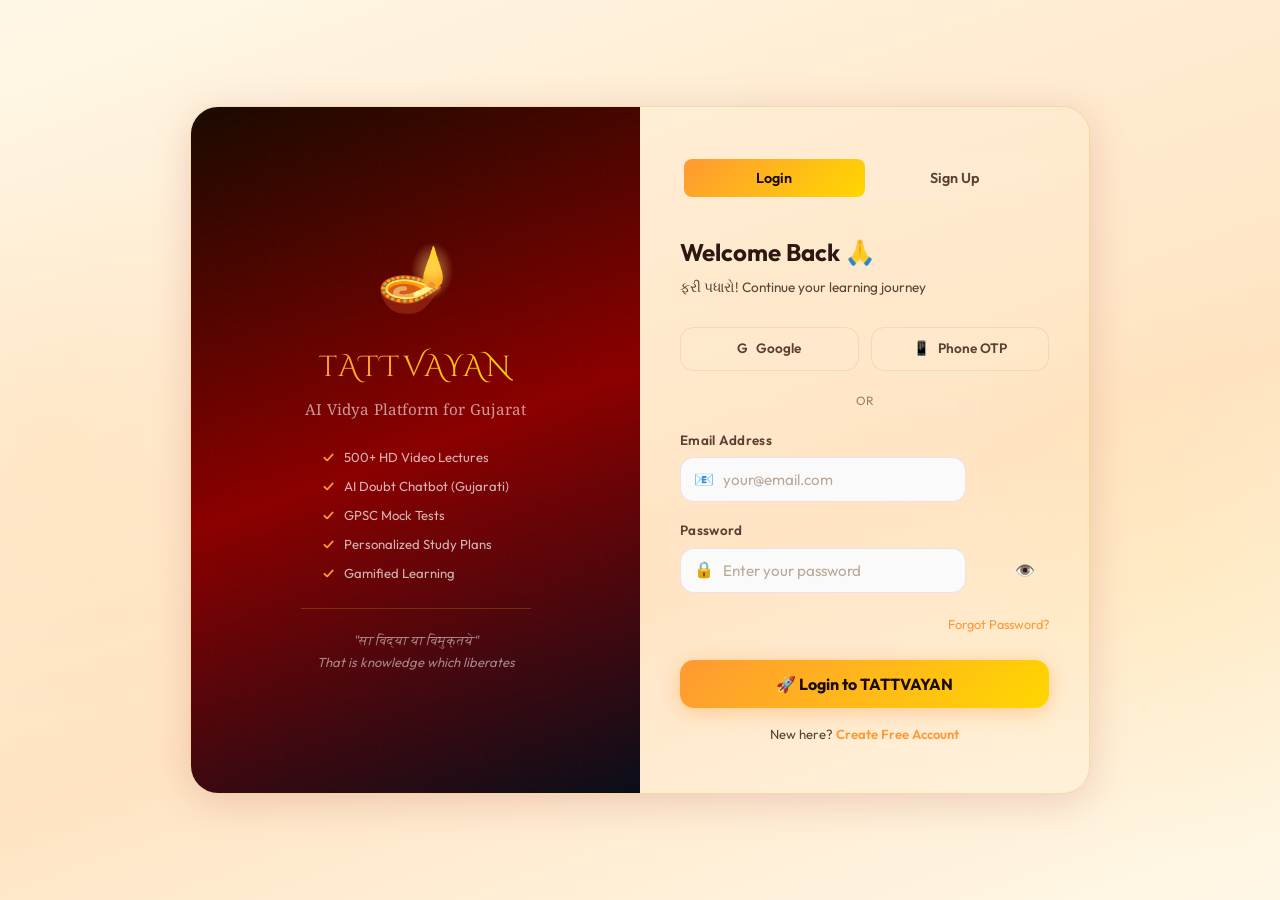
<file: pages/login.html>
<!DOCTYPE html>
<html lang="gu">
<head>
  <meta charset="UTF-8"/>
  <meta name="viewport" content="width=device-width, initial-scale=1.0"/>
  <title>Login – TATTVAYAN AI Vidya Platform</title>
  <link rel="stylesheet" href="../css/style.css"/>
  <link href="https://fonts.googleapis.com/css2?family=Cinzel+Decorative:wght@400;700&family=Noto+Serif+Gujarati:wght@400;600&family=Outfit:wght@300;400;500;600;700;800&family=Inter:wght@300;400;500;600;700&display=swap" rel="stylesheet"/>
  <style>
    .auth-page {
      min-height: 100vh;
      display: flex;
      align-items: center;
      justify-content: center;
      background: var(--grad-hero);
      position: relative;
      overflow: hidden;
      padding: 20px;
    }
    .auth-bg-mandala {
      position: absolute;
      width: 600px; height: 600px;
      border-radius: 50%;
      pointer-events: none;
    }
    .auth-bg-mandala.left { left: -250px; top: 50%; transform: translateY(-50%); background: radial-gradient(circle, rgba(255,153,51,0.06), transparent 70%); animation: rotate 40s linear infinite; }
    .auth-bg-mandala.right { right: -200px; top: 30%; background: radial-gradient(circle, rgba(255,215,0,0.06), transparent 70%); animation: rotate 25s linear infinite reverse; }
    
    .auth-container {
      display: grid;
      grid-template-columns: 1fr 1fr;
      max-width: 900px;
      width: 100%;
      background: var(--bg-navy);
      border: var(--border-gold);
      border-radius: var(--radius-xl);
      overflow: hidden;
      box-shadow: var(--shadow-deep);
      position: relative;
      z-index: 1;
    }
    
    .auth-left {
      background: linear-gradient(160deg, #1a0a00, var(--deep-red), #0a0e1a);
      padding: 48px 40px;
      display: flex;
      flex-direction: column;
      justify-content: center;
      align-items: center;
      text-align: center;
      position: relative;
      overflow: hidden;
    }
    .auth-left::before {
      content: '';
      position: absolute;
      inset: 0;
      background: url("data:image/svg+xml,%3Csvg width='100' height='100' viewBox='0 0 100 100' xmlns='http://www.w3.org/2000/svg'%3E%3Ccircle cx='50' cy='50' r='40' stroke='rgba(255,215,0,0.05)' fill='none' stroke-width='0.5'/%3E%3Ccircle cx='50' cy='50' r='30' stroke='rgba(255,215,0,0.05)' fill='none' stroke-width='0.5'/%3E%3C/svg%3E") repeat;
      opacity: 0.5;
    }
    .auth-diya { font-size: 4rem; animation: float 3s ease-in-out infinite; margin-bottom: 16px; }
    .auth-brand-name {
      font-family: var(--font-display);
      font-size: 1.8rem;
      background: var(--grad-saffron);
      -webkit-background-clip: text;
      -webkit-text-fill-color: transparent;
      background-clip: text;
      letter-spacing: 3px;
      margin-bottom: 8px;
    }
    .auth-brand-sub { font-family: var(--font-gujarati); font-size: 0.95rem; color: rgba(255,255,255,0.6); margin-bottom: 24px; }
    .auth-quote {
      font-style: italic;
      color: rgba(255,255,255,0.5);
      font-size: 0.82rem;
      line-height: 1.7;
      padding: 0 16px;
      border-top: 1px solid rgba(255,215,0,0.2);
      padding-top: 20px;
    }
    .auth-features-list { list-style: none; margin-bottom: 24px; display: flex; flex-direction: column; gap: 8px; }
    .auth-features-list li {
      display: flex; align-items: center; gap: 10px;
      font-size: 0.82rem; color: rgba(255,255,255,0.7);
    }
    .auth-features-list li::before { content: '✓'; color: var(--saffron); font-weight: 700; }
    
    .auth-right {
      padding: 48px 40px;
      display: flex;
      flex-direction: column;
      justify-content: center;
    }
    
    .auth-tabs {
      display: flex;
      gap: 0;
      margin-bottom: 32px;
      background: rgba(255,255,255,0.05);
      border-radius: var(--radius-md);
      padding: 4px;
    }
    .auth-tab {
      flex: 1;
      padding: 10px;
      border: none;
      background: transparent;
      color: var(--text-secondary);
      font-size: 0.9rem;
      font-weight: 600;
      cursor: pointer;
      border-radius: var(--radius-sm);
      transition: all var(--transition-fast);
      font-family: var(--font-body);
    }
    .auth-tab.active {
      background: var(--grad-saffron);
      color: #1a0a00;
    }
    
    .auth-form-section { display: none; }
    .auth-form-section.active { display: block; }
    
    .auth-title { font-size: 1.5rem; font-weight: 700; color: var(--text-primary); margin-bottom: 6px; }
    .auth-subtitle { font-size: 0.85rem; color: var(--text-secondary); margin-bottom: 28px; }
    
    .social-auth { display: flex; gap: 12px; margin-bottom: 20px; }
    .social-auth-btn {
      flex: 1;
      display: flex; align-items: center; justify-content: center; gap: 8px;
      padding: 10px;
      background: rgba(255,255,255,0.05);
      border: var(--border-card);
      border-radius: var(--radius-md);
      color: var(--text-secondary);
      font-size: 0.85rem;
      font-weight: 600;
      cursor: pointer;
      transition: all var(--transition-fast);
      text-decoration: none;
    }
    .social-auth-btn:hover { border-color: rgba(255,153,51,0.3); background: rgba(255,153,51,0.05); color: var(--text-primary); }
    
    .divider {
      display: flex; align-items: center; gap: 12px;
      margin-bottom: 20px;
    }
    .divider-line { flex: 1; height: 1px; background: rgba(255,255,255,0.08); }
    .divider-text { font-size: 0.75rem; color: var(--text-muted); }
    
    .input-icon-wrap { position: relative; }
    .input-icon { position: absolute; left: 14px; top: 50%; transform: translateY(-50%); font-size: 1rem; pointer-events: none; }
    .input-icon-wrap .form-input { padding-left: 42px; }
    .input-toggle {
      position: absolute; right: 14px; top: 50%; transform: translateY(-50%);
      background: none; border: none; cursor: pointer; color: var(--text-muted); font-size: 1rem;
    }
    
    .submit-btn {
      width: 100%;
      padding: 14px;
      background: var(--grad-saffron);
      border: none;
      border-radius: var(--radius-md);
      color: #1a0a00;
      font-size: 1rem;
      font-weight: 700;
      cursor: pointer;
      transition: all var(--transition-mid);
      font-family: var(--font-body);
      box-shadow: 0 4px 20px rgba(255,153,51,0.4);
      margin-top: 8px;
    }
    .submit-btn:hover { transform: translateY(-2px); box-shadow: 0 8px 30px rgba(255,153,51,0.5); }
    .submit-btn:active { transform: translateY(0); }
    
    .auth-footer-text { 
      text-align: center; font-size: 0.82rem; color: var(--text-secondary); margin-top: 16px;
    }
    .auth-footer-text a { color: var(--saffron); text-decoration: none; font-weight: 600; }
    
    .otp-input-group { display: flex; gap: 10px; justify-content: center; }
    .otp-input {
      width: 48px; height: 56px;
      text-align: center;
      font-size: 1.2rem;
      font-weight: 700;
      background: rgba(255,255,255,0.05);
      border: var(--border-card);
      border-radius: var(--radius-md);
      color: var(--text-primary);
      outline: none;
      transition: all var(--transition-fast);
    }
    .otp-input:focus { border-color: var(--saffron); box-shadow: 0 0 0 3px rgba(255,153,51,0.15); }
    
    .otp-section { display: none; }
    .otp-section.active { display: block; }
    
    @media (max-width: 768px) {
      .auth-container { grid-template-columns: 1fr; max-width: 440px; }
      .auth-left { display: none; }
      .auth-right { padding: 32px 24px; }
    }
  </style>
</head>
<body>
  <div class="auth-page">
    <div class="auth-bg-mandala left"></div>
    <div class="auth-bg-mandala right"></div>
    
    <div class="auth-container">
      <!-- Left Panel -->
      <div class="auth-left">
        <div class="auth-diya">🪔</div>
        <div class="auth-brand-name">TATTVAYAN</div>
        <div class="auth-brand-sub">AI Vidya Platform for Gujarat</div>
        <ul class="auth-features-list">
          <li>500+ HD Video Lectures</li>
          <li>AI Doubt Chatbot (Gujarati)</li>
          <li>GPSC Mock Tests</li>
          <li>Personalized Study Plans</li>
          <li>Gamified Learning</li>
        </ul>
        <div class="auth-quote">
          "सा विद्या या विमुक्तये"<br/>
          That is knowledge which liberates
        </div>
      </div>
      
      <!-- Right Panel -->
      <div class="auth-right">
        <div class="auth-tabs">
          <button class="auth-tab active" onclick="switchTab('login')">Login</button>
          <button class="auth-tab" onclick="switchTab('signup')">Sign Up</button>
        </div>
        
        <!-- Login Form -->
        <div class="auth-form-section active" id="loginForm">
          <div class="auth-title">Welcome Back 🙏</div>
          <div class="auth-subtitle">ફરી પધારો! Continue your learning journey</div>
          
          <div class="social-auth">
            <a href="#" class="social-auth-btn">
              <span>G</span> Google
            </a>
            <a href="#" class="social-auth-btn">
              <span>📱</span> Phone OTP
            </a>
          </div>
          
          <div class="divider">
            <div class="divider-line"></div>
            <span class="divider-text">OR</span>
            <div class="divider-line"></div>
          </div>
          
          <div class="form-group">
            <label class="form-label">Email Address</label>
            <div class="input-icon-wrap">
              <span class="input-icon">📧</span>
              <input type="email" class="form-input" id="loginEmail" placeholder="your@email.com"/>
            </div>
          </div>
          
          <div class="form-group">
            <label class="form-label">Password</label>
            <div class="input-icon-wrap">
              <span class="input-icon">🔒</span>
              <input type="password" class="form-input" id="loginPass" placeholder="Enter your password"/>
              <button class="input-toggle" onclick="togglePass('loginPass')">👁️</button>
            </div>
          </div>
          
          <div style="text-align:right;margin-bottom:16px;">
            <a href="#" style="font-size:0.8rem;color:var(--saffron);text-decoration:none;">Forgot Password?</a>
          </div>
          
          <button class="submit-btn" onclick="handleLogin()">🚀 Login to TATTVAYAN</button>
          
          <div class="auth-footer-text">
            New here? <a href="#" onclick="switchTab('signup')">Create Free Account</a>
          </div>
        </div>
        
        <!-- Signup Form -->
        <div class="auth-form-section" id="signupForm">
          <div class="auth-title">Join TATTVAYAN 🌟</div>
          <div class="auth-subtitle">Free account — Start your IAS/GPSC journey today</div>
          
          <div class="form-group">
            <label class="form-label">Full Name</label>
            <div class="input-icon-wrap">
              <span class="input-icon">👤</span>
              <input type="text" class="form-input" id="signupName" placeholder="Your full name"/>
            </div>
          </div>
          
          <div class="form-group">
            <label class="form-label">Email Address</label>
            <div class="input-icon-wrap">
              <span class="input-icon">📧</span>
              <input type="email" class="form-input" id="signupEmail" placeholder="your@email.com"/>
            </div>
          </div>
          
          <div class="form-group">
            <label class="form-label">Mobile Number</label>
            <div class="input-icon-wrap">
              <span class="input-icon">📱</span>
              <input type="tel" class="form-input" id="signupPhone" placeholder="+91 XXXXX XXXXX"/>
            </div>
          </div>
          
          <div class="form-group">
            <label class="form-label">Password</label>
            <div class="input-icon-wrap">
              <span class="input-icon">🔒</span>
              <input type="password" class="form-input" id="signupPass" placeholder="Create a strong password"/>
              <button class="input-toggle" onclick="togglePass('signupPass')">👁️</button>
            </div>
          </div>
          
          <button class="submit-btn" onclick="handleSignup()">🎓 Create Free Account</button>
          
          <div class="auth-footer-text">
            Already have an account? <a href="#" onclick="switchTab('login')">Login</a>
          </div>
        </div>
      </div>
    </div>
  </div>
  
  <script>
    function switchTab(tab) {
      document.querySelectorAll('.auth-tab').forEach((btn, i) => {
        btn.classList.toggle('active', (tab === 'login' && i === 0) || (tab === 'signup' && i === 1));
      });
      document.getElementById('loginForm').classList.toggle('active', tab === 'login');
      document.getElementById('signupForm').classList.toggle('active', tab === 'signup');
    }
    
    function togglePass(id) {
      const inp = document.getElementById(id);
      inp.type = inp.type === 'password' ? 'text' : 'password';
    }
    
    function handleLogin() {
      const email = document.getElementById('loginEmail').value;
      const pass = document.getElementById('loginPass').value;
      if (!email || !pass) { alert('Please fill all fields'); return; }
      // Simulate login
      document.querySelector('.submit-btn').textContent = '⏳ Logging in...';
      setTimeout(() => { window.location.href = 'dashboard.html'; }, 1500);
    }
    
    function handleSignup() {
      const name = document.getElementById('signupName').value;
      const email = document.getElementById('signupEmail').value;
      const phone = document.getElementById('signupPhone').value;
      const pass = document.getElementById('signupPass').value;
      if (!name || !email || !phone || !pass) { alert('Please fill all fields'); return; }
      document.querySelector('.submit-btn').textContent = '⏳ Creating account...';
      setTimeout(() => { window.location.href = 'dashboard.html'; }, 1500);
    }
  </script>
</body>
</html>
</file>
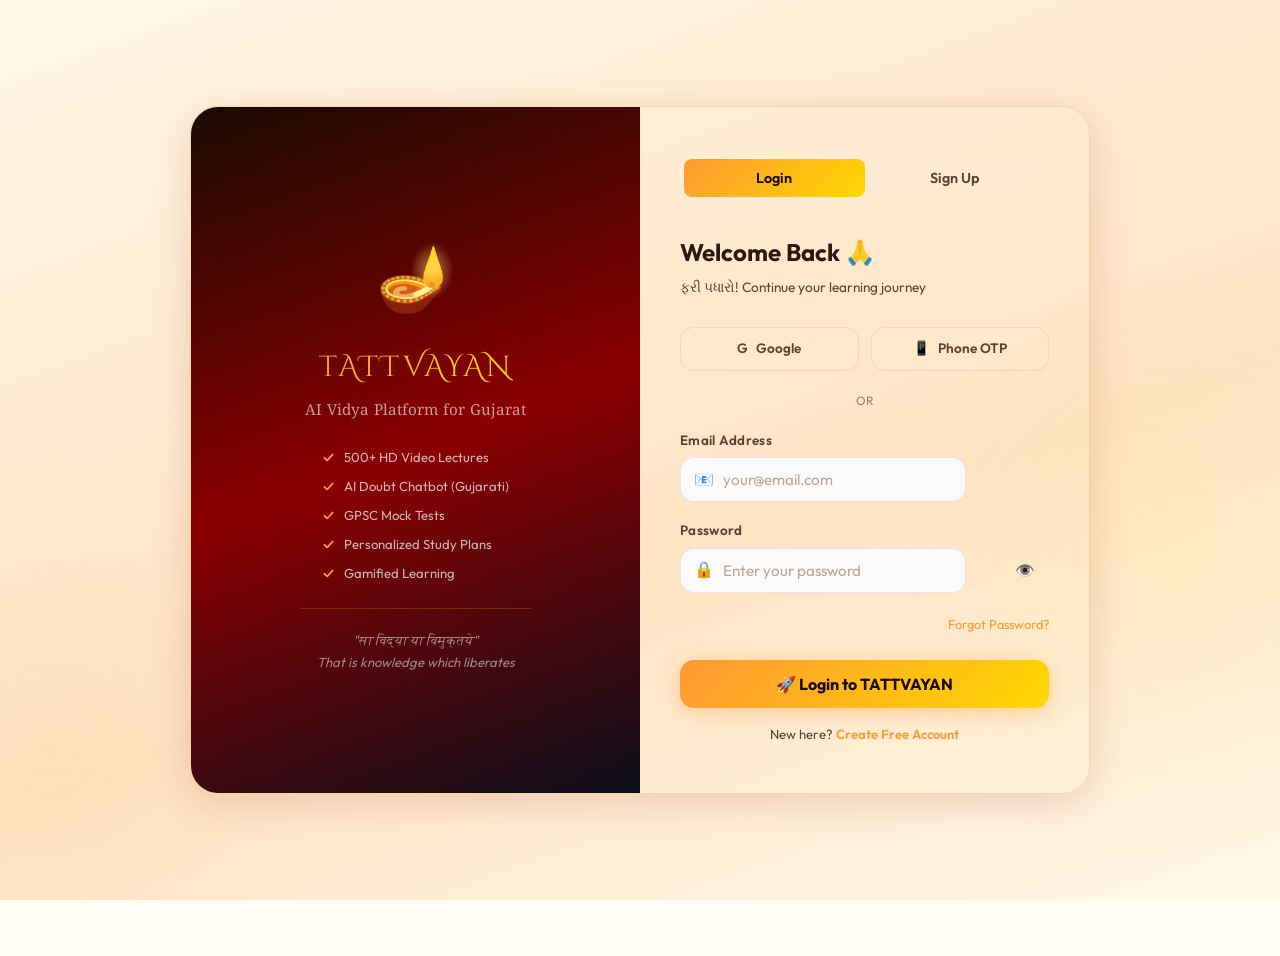
<file: pages/signup.html>
<!DOCTYPE html>
<html lang="gu">
<head>
  <meta charset="UTF-8"/>
  <meta name="viewport" content="width=device-width, initial-scale=1.0"/>
  <title>Sign Up – TATTVAYAN AI Vidya Platform</title>
  <meta http-equiv="refresh" content="0; url=login.html" />
</head>
<body>
  <p>Redirecting to <a href="login.html">login page</a>...</p>
</body>
</html>
</file>
<file: css/style.css>
/* =============================================
   TATTVAYAN – AI Vidya Platform
   Global Design System v2.0
   Theme: Gujarati Cultural × Bandhani × Navratri
============================================= */

@import url('https://fonts.googleapis.com/css2?family=Cinzel+Decorative:wght@400;700;900&family=Noto+Serif+Gujarati:wght@300;400;600;700&family=Inter:wght@300;400;500;600;700&family=Outfit:wght@300;400;500;600;700;800&display=swap');

/* ===== CSS VARIABLES ===== */
:root {
  /* Navratri Inspired Colors */
  --saffron: #FF9933;
  --saffron-light: #FFB85C;
  --saffron-dark: #E67E00;
  --deep-red: #8B0000;
  --deep-red-light: #B22222;
  --deep-red-dark: #5C0000;
  --gold: #D4A017;
  --gold-light: #F0C040;
  --gold-dark: #B8860B;
  --maroon: #800020;
  --emerald: #2E8B57;
  --royal-blue: #1E3A6E;
  --cream: #FFF8E7;
  --turmeric: #E3A857;
  
  /* Background Colors */
  --bg-primary: #FFFBF5;
  --bg-secondary: #FFF7EB;
  --bg-card: #FFFFFF;
  --bg-card-hover: #FFFAF2;
  --bg-cream: #FDF6EC;
  --bg-cream-dark: #F5EADB;
  --bg-sidebar: #FFFCF7;
  --bg-dark-section: linear-gradient(135deg, #1a0a00 0%, #3d0000 50%, #1a0a00 100%);
  
  /* Text Colors */
  --text-primary: #2C1810;
  --text-secondary: #5C4033;
  --text-muted: #9A7B6A;
  --text-dark: #1a0a00;
  --text-gold: #8B5E00;
  --text-on-dark: #FFEBD6;
  
  /* Gradients */
  --grad-saffron: linear-gradient(135deg, #FF9933, #FFD700);
  --grad-red: linear-gradient(135deg, #8B0000, #C0392B);
  --grad-dark: linear-gradient(135deg, #1a0a00, #3d0000);
  --grad-card: linear-gradient(135deg, #FFFFFF, #FDF9F4);
  --grad-hero: linear-gradient(160deg, #FFF8E7 0%, #FFECD2 30%, #FFE4C4 60%, #FFF8E7 100%);
  --grad-navratri: linear-gradient(135deg, #FF9933, #FF6347, #FFD700);
  --grad-bandhani: radial-gradient(circle, rgba(255,153,51,0.12) 1px, transparent 1px);
  --grad-toran: linear-gradient(to right, transparent, #FF9933, #FFD700, #FF9933, transparent);
  
  /* Effects */
  --shadow-gold: 0 4px 24px rgba(139, 0, 0, 0.12);
  --shadow-saffron: 0 4px 24px rgba(255, 153, 51, 0.2);
  --shadow-card: 0 2px 20px rgba(139, 0, 0, 0.06);
  --shadow-deep: 0 8px 40px rgba(139, 0, 0, 0.15);
  --shadow-glass: 0 8px 32px rgba(139, 0, 0, 0.08);
  
  /* Borders */
  --border-gold: 1px solid rgba(212, 160, 23, 0.25);
  --border-saffron: 1px solid rgba(255, 153, 51, 0.35);
  --border-card: 1px solid rgba(139, 0, 0, 0.08);
  --border-toran: 3px solid transparent;
  
  /* Spacing */
  --space-xs: 4px;
  --space-sm: 8px;
  --space-md: 16px;
  --space-lg: 24px;
  --space-xl: 40px;
  --space-2xl: 64px;
  --space-3xl: 96px;
  
  /* Border Radius */
  --radius-sm: 8px;
  --radius-md: 14px;
  --radius-lg: 20px;
  --radius-xl: 28px;
  --radius-full: 9999px;
  
  /* Transitions */
  --transition-fast: 0.2s cubic-bezier(0.4, 0, 0.2, 1);
  --transition-mid: 0.35s cubic-bezier(0.4, 0, 0.2, 1);
  --transition-slow: 0.5s cubic-bezier(0.4, 0, 0.2, 1);
  --transition-spring: 0.5s cubic-bezier(0.34, 1.56, 0.64, 1);
  
  /* Fonts */
  --font-display: 'Cinzel Decorative', serif;
  --font-gujarati: 'Noto Serif Gujarati', serif;
  --font-body: 'Outfit', 'Inter', sans-serif;
  --font-heading: 'Outfit', sans-serif;
  
  /* Z-indices */
  --z-nav: 100;
  --z-modal: 200;
  --z-tooltip: 300;
  --z-toast: 400;
}

/* ===== RESET & BASE ===== */
*, *::before, *::after {
  margin: 0;
  padding: 0;
  box-sizing: border-box;
}

html {
  scroll-behavior: smooth;
  font-size: 16px;
}

body {
  font-family: var(--font-body);
  background: var(--bg-primary);
  color: var(--text-primary);
  line-height: 1.6;
  overflow-x: hidden;
  -webkit-font-smoothing: antialiased;
  -moz-osx-font-smoothing: grayscale;
}

/* ===== SCROLLBAR ===== */
::-webkit-scrollbar { width: 7px; }
::-webkit-scrollbar-track { background: var(--bg-cream); }
::-webkit-scrollbar-thumb { 
  background: linear-gradient(var(--deep-red), var(--saffron));
  border-radius: 4px;
}
::-webkit-scrollbar-thumb:hover { background: var(--deep-red); }

/* ===== SELECTION ===== */
::selection {
  background: rgba(255, 153, 51, 0.2);
  color: var(--deep-red);
}

/* ===== BANDHANI PATTERN BACKGROUND ===== */
.bandhani-bg {
  position: relative;
}
.bandhani-bg::before {
  content: '';
  position: absolute;
  inset: 0;
  background-image: 
    radial-gradient(circle, rgba(255,153,51,0.08) 1px, transparent 1px),
    radial-gradient(circle, rgba(139,0,0,0.05) 1px, transparent 1px);
  background-size: 20px 20px, 30px 30px;
  background-position: 0 0, 15px 15px;
  pointer-events: none;
  z-index: 0;
}

/* ===== TORAN DECORATION ===== */
.toran-border {
  position: relative;
}
.toran-border::after {
  content: '';
  position: absolute;
  bottom: -2px;
  left: 0;
  right: 0;
  height: 12px;
  background: 
    url("data:image/svg+xml,%3Csvg width='40' height='12' viewBox='0 0 40 12' xmlns='http://www.w3.org/2000/svg'%3E%3Cpath d='M0,0 Q10,12 20,0 Q30,12 40,0' fill='none' stroke='%23FF9933' stroke-width='2'/%3E%3Ccircle cx='10' cy='8' r='2' fill='%23FFD700'/%3E%3Ccircle cx='30' cy='8' r='2' fill='%23FFD700'/%3E%3C/svg%3E") repeat-x;
  z-index: 1;
}

/* ===== UTILITY CLASSES ===== */
.gold-text { 
  background: var(--grad-saffron);
  -webkit-background-clip: text;
  -webkit-text-fill-color: transparent;
  background-clip: text;
}

.saffron-text { color: var(--saffron); }
.gold-text-solid { color: var(--gold); }
.red-text { color: var(--deep-red); }

.glass-card {
  background: rgba(255, 255, 255, 0.85);
  backdrop-filter: blur(16px);
  -webkit-backdrop-filter: blur(16px);
  border: 1px solid rgba(255, 255, 255, 0.5);
}

/* ===== NAVIGATION ===== */
.navbar {
  position: fixed;
  top: 0; left: 0; right: 0;
  z-index: var(--z-nav);
  padding: 14px 0;
  transition: all var(--transition-mid);
  background: rgba(255, 252, 247, 0.92);
  border-bottom: 1px solid rgba(139,0,0,0.06);
  backdrop-filter: blur(16px);
  -webkit-backdrop-filter: blur(16px);
}

.navbar.scrolled {
  background: rgba(255, 252, 247, 0.97);
  backdrop-filter: blur(24px);
  -webkit-backdrop-filter: blur(24px);
  border-bottom: 1px solid rgba(139,0,0,0.12);
  padding: 8px 0;
  box-shadow: 0 4px 30px rgba(139,0,0,0.08);
}

.nav-container {
  max-width: 1320px;
  margin: 0 auto;
  padding: 0 28px;
  display: flex;
  align-items: center;
  justify-content: space-between;
  gap: 24px;
}

.nav-logo {
  display: flex;
  align-items: center;
  gap: 12px;
  text-decoration: none;
}

.logo-svg { width: 48px; height: 48px; }

.logo-icon {
  width: 52px; height: 52px;
  background: radial-gradient(circle, rgba(255,153,51,0.12), transparent);
  border: 2px solid rgba(212,160,23,0.25);
  border-radius: 50%;
  display: flex; align-items: center; justify-content: center;
  position: relative;
  transition: all var(--transition-mid);
}
.logo-icon:hover {
  border-color: var(--saffron);
  box-shadow: 0 0 20px rgba(255,153,51,0.2);
}

.logo-text { display: flex; flex-direction: column; }
.logo-main {
  font-family: var(--font-display);
  font-size: 1.2rem;
  font-weight: 700;
  background: var(--grad-saffron);
  -webkit-background-clip: text;
  -webkit-text-fill-color: transparent;
  background-clip: text;
  letter-spacing: 2.5px;
}
.logo-sub {
  font-size: 0.65rem;
  color: var(--text-secondary);
  letter-spacing: 1.5px;
  font-weight: 500;
}

.nav-links {
  display: flex;
  align-items: center;
  gap: 6px;
}

.nav-link {
  color: var(--text-secondary);
  text-decoration: none;
  font-size: 0.88rem;
  padding: 8px 18px;
  border-radius: var(--radius-full);
  transition: all var(--transition-fast);
  font-weight: 500;
  position: relative;
}
.nav-link::after {
  content: '';
  position: absolute;
  bottom: 2px;
  left: 50%;
  width: 0;
  height: 2px;
  background: var(--grad-saffron);
  transition: all var(--transition-mid);
  transform: translateX(-50%);
  border-radius: 1px;
}
.nav-link:hover { 
  color: var(--deep-red); 
}
.nav-link:hover::after {
  width: 60%;
}

.nav-btn {
  padding: 9px 22px;
  border-radius: var(--radius-full);
  text-decoration: none;
  font-size: 0.88rem;
  font-weight: 600;
  transition: all var(--transition-fast);
  display: inline-flex;
  align-items: center;
  gap: 6px;
}

.nav-btn-outline {
  border: 1.5px solid rgba(139,0,0,0.2);
  color: var(--deep-red);
  background: transparent;
}
.nav-btn-outline:hover {
  background: rgba(139,0,0,0.04);
  border-color: var(--deep-red);
  transform: translateY(-1px);
}

.nav-btn-primary {
  background: var(--grad-saffron);
  color: #fff;
  font-weight: 700;
  border: none;
  box-shadow: 0 4px 18px rgba(255,153,51,0.35);
}
.nav-btn-primary:hover {
  transform: translateY(-2px);
  box-shadow: 0 6px 24px rgba(255,153,51,0.5);
}

.nav-hamburger {
  display: none;
  flex-direction: column;
  gap: 5px;
  background: none;
  border: none;
  cursor: pointer;
  padding: 4px;
}
.nav-hamburger span {
  width: 24px; height: 2.5px;
  background: var(--deep-red);
  border-radius: 2px;
  transition: all var(--transition-fast);
  display: block;
}

/* ===== SECTION LAYOUT ===== */
.section-container {
  max-width: 1320px;
  margin: 0 auto;
  padding: 80px 28px;
}

.section-header {
  text-align: center;
  margin-bottom: 56px;
}

.section-badge {
  display: inline-flex;
  align-items: center;
  gap: 6px;
  padding: 7px 22px;
  border-radius: var(--radius-full);
  background: rgba(255,153,51,0.1);
  border: 1px solid rgba(255,153,51,0.25);
  color: var(--saffron-dark);
  font-size: 0.82rem;
  font-weight: 600;
  letter-spacing: 1px;
  margin-bottom: 16px;
  text-transform: uppercase;
}

.section-title {
  font-family: var(--font-heading);
  font-size: clamp(1.8rem, 4vw, 2.8rem);
  color: var(--deep-red);
  margin-bottom: 14px;
  line-height: 1.2;
  font-weight: 800;
}

.section-subtitle {
  font-size: 1.05rem;
  color: var(--text-secondary);
  max-width: 620px;
  margin: 0 auto;
  line-height: 1.7;
}

/* ===== BUTTONS ===== */
.btn-primary-hero {
  display: inline-flex;
  align-items: center;
  gap: 8px;
  padding: 14px 34px;
  background: var(--grad-saffron);
  color: #fff;
  font-weight: 700;
  font-size: 1rem;
  border-radius: var(--radius-full);
  text-decoration: none;
  transition: all var(--transition-mid);
  box-shadow: 0 4px 20px rgba(255,153,51,0.35);
  border: none;
  cursor: pointer;
  position: relative;
  overflow: hidden;
}
.btn-primary-hero::before {
  content: '';
  position: absolute;
  top: 0; left: -100%;
  width: 100%; height: 100%;
  background: linear-gradient(90deg, transparent, rgba(255,255,255,0.2), transparent);
  transition: left 0.6s;
}
.btn-primary-hero:hover::before {
  left: 100%;
}
.btn-primary-hero:hover {
  transform: translateY(-3px);
  box-shadow: 0 8px 32px rgba(255,153,51,0.5);
}

.btn-secondary-hero {
  display: inline-flex;
  align-items: center;
  gap: 8px;
  padding: 14px 34px;
  background: transparent;
  color: var(--deep-red);
  font-weight: 600;
  font-size: 1rem;
  border-radius: var(--radius-full);
  text-decoration: none;
  transition: all var(--transition-mid);
  border: 2px solid rgba(139,0,0,0.2);
}
.btn-secondary-hero:hover {
  background: rgba(139,0,0,0.04);
  border-color: var(--deep-red);
  transform: translateY(-2px);
}

.btn-ghost {
  display: inline-flex;
  align-items: center;
  gap: 8px;
  padding: 14px 34px;
  background: transparent;
  color: var(--deep-red);
  font-weight: 600;
  font-size: 1rem;
  border-radius: var(--radius-full);
  text-decoration: none;
  transition: all var(--transition-mid);
  border: 1.5px solid rgba(139,0,0,0.15);
}
.btn-ghost:hover {
  border-color: var(--deep-red);
  background: rgba(139,0,0,0.04);
}

/* ===== CARD BASE ===== */
.card {
  background: var(--bg-card);
  border: var(--border-card);
  border-radius: var(--radius-lg);
  padding: var(--space-lg);
  transition: all var(--transition-mid);
  box-shadow: var(--shadow-card);
}
.card:hover {
  border-color: rgba(255,153,51,0.3);
  box-shadow: var(--shadow-saffron);
  transform: translateY(-4px);
}

/* ===== RANGOLI DIVIDER ===== */
.rangoli-divider {
  display: flex;
  align-items: center;
  padding: 0 40px;
  gap: 20px;
}
.rangoli-line {
  flex: 1;
  height: 2px;
  background: linear-gradient(to right, transparent, rgba(255,153,51,0.5), transparent);
}
.rangoli-center { flex-shrink: 0; }

/* ===== TORAN SECTION DIVIDER ===== */
.toran-divider {
  width: 100%;
  height: 24px;
  background:
    url("data:image/svg+xml,%3Csvg width='60' height='24' viewBox='0 0 60 24' xmlns='http://www.w3.org/2000/svg'%3E%3Cpath d='M0,0 Q15,20 30,0 Q45,20 60,0' fill='none' stroke='%23FF9933' stroke-width='2' stroke-opacity='0.4'/%3E%3Ccircle cx='15' cy='14' r='3' fill='%23FFD700' fill-opacity='0.5'/%3E%3Ccircle cx='45' cy='14' r='3' fill='%23FFD700' fill-opacity='0.5'/%3E%3C/svg%3E") repeat-x center;
  margin: 0 auto;
}

/* ===== PARTICLES ===== */
#particles-container {
  position: fixed;
  inset: 0;
  pointer-events: none;
  z-index: 0;
  overflow: hidden;
}

.particle {
  position: absolute;
  border-radius: 50%;
  pointer-events: none;
  animation: floatParticle linear infinite;
}

@keyframes floatParticle {
  0% { transform: translateY(100vh) rotate(0deg); opacity: 0; }
  10% { opacity: 1; }
  90% { opacity: 0.5; }
  100% { transform: translateY(-100px) rotate(360deg); opacity: 0; }
}

/* ===== SIDEBAR LAYOUT ===== */
.app-layout {
  display: flex;
  min-height: 100vh;
  background: var(--bg-primary);
}

.sidebar {
  width: 270px;
  min-height: 100vh;
  background: var(--bg-sidebar);
  border-right: 1px solid rgba(139,0,0,0.08);
  position: fixed;
  top: 0; left: 0;
  z-index: 50;
  display: flex;
  flex-direction: column;
  transition: transform var(--transition-mid);
  overflow-y: auto;
  box-shadow: 2px 0 24px rgba(139,0,0,0.04);
}

.sidebar-logo {
  padding: 20px 22px;
  border-bottom: 1px solid rgba(139,0,0,0.08);
  display: flex;
  align-items: center;
  gap: 12px;
  text-decoration: none;
  background: linear-gradient(135deg, rgba(255,153,51,0.04), rgba(255,215,0,0.02));
  position: relative;
}
.sidebar-logo::after {
  content: '';
  position: absolute;
  bottom: -1px;
  left: 0;
  right: 0;
  height: 3px;
  background: var(--grad-saffron);
  opacity: 0.3;
}

.sidebar-logo-icon { font-size: 2rem; }
.sidebar-logo-text { display: flex; flex-direction: column; }
.sidebar-logo-main {
  font-family: var(--font-display);
  font-size: 1rem;
  color: var(--deep-red);
  letter-spacing: 1.5px;
  font-weight: 700;
}
.sidebar-logo-sub { font-size: 0.65rem; color: var(--text-muted); letter-spacing: 1px; }

.sidebar-nav { flex: 1; padding: 16px 0; }

.sidebar-section-label {
  font-size: 0.62rem;
  color: var(--text-muted);
  text-transform: uppercase;
  letter-spacing: 2.5px;
  padding: 16px 22px 6px;
  font-weight: 700;
}

.sidebar-link {
  display: flex;
  align-items: center;
  gap: 12px;
  padding: 11px 22px;
  color: var(--text-secondary);
  text-decoration: none;
  font-size: 0.88rem;
  font-weight: 500;
  transition: all var(--transition-fast);
  border-left: 3px solid transparent;
  position: relative;
}
.sidebar-link:hover {
  color: var(--deep-red);
  background: rgba(255,153,51,0.05);
  border-left-color: var(--saffron);
}
.sidebar-link.active {
  color: var(--deep-red);
  background: rgba(255,153,51,0.08);
  border-left-color: var(--deep-red);
  font-weight: 600;
}
.sidebar-link.active::after {
  content: '';
  position: absolute;
  right: 0;
  top: 50%;
  transform: translateY(-50%);
  width: 3px;
  height: 20px;
  background: var(--grad-saffron);
  border-radius: 3px 0 0 3px;
}
.sidebar-link-icon { font-size: 1.15rem; width: 24px; text-align: center; }

.sidebar-user {
  padding: 18px 22px;
  border-top: 1px solid rgba(139,0,0,0.08);
  display: flex;
  align-items: center;
  gap: 12px;
  background: linear-gradient(135deg, rgba(255,153,51,0.04), rgba(255,215,0,0.02));
}
.sidebar-avatar {
  width: 38px; height: 38px;
  border-radius: 50%;
  background: var(--grad-saffron);
  display: flex; align-items: center; justify-content: center;
  font-size: 0.85rem;
  font-weight: 700;
  color: #fff;
  flex-shrink: 0;
  box-shadow: 0 2px 10px rgba(255,153,51,0.3);
}
.sidebar-user-info { flex: 1; min-width: 0; }
.sidebar-user-name { font-size: 0.85rem; font-weight: 600; color: var(--text-primary); white-space: nowrap; overflow: hidden; text-overflow: ellipsis; }
.sidebar-user-role { font-size: 0.7rem; color: var(--text-muted); }

/* ===== MAIN CONTENT ===== */
.main-content {
  margin-left: 270px;
  flex: 1;
  min-height: 100vh;
  background: var(--bg-primary);
}

.page-header {
  background: rgba(255,255,255,0.9);
  backdrop-filter: blur(12px);
  -webkit-backdrop-filter: blur(12px);
  border-bottom: 1px solid rgba(139,0,0,0.06);
  padding: 18px 32px;
  display: flex;
  align-items: center;
  justify-content: space-between;
  gap: 16px;
  position: sticky;
  top: 0;
  z-index: 40;
}

.page-title-area { display: flex; flex-direction: column; }
.page-title { font-size: 1.3rem; font-weight: 700; color: var(--deep-red); font-family: var(--font-heading); }
.page-subtitle { font-size: 0.8rem; color: var(--text-secondary); }

.page-header-actions { display: flex; align-items: center; gap: 10px; }

.header-btn {
  padding: 8px 18px;
  border-radius: var(--radius-full);
  border: 1.5px solid rgba(139,0,0,0.15);
  background: transparent;
  color: var(--text-secondary);
  font-size: 0.84rem;
  font-weight: 600;
  cursor: pointer;
  transition: all var(--transition-fast);
  text-decoration: none;
  display: inline-flex;
  align-items: center;
  gap: 6px;
  font-family: var(--font-body);
}
.header-btn:hover { 
  background: rgba(139,0,0,0.04); 
  border-color: var(--deep-red);
  color: var(--deep-red);
}
.header-btn.primary {
  background: var(--grad-saffron);
  color: #fff;
  border-color: transparent;
}
.header-btn.primary:hover { 
  box-shadow: 0 4px 18px rgba(255,153,51,0.4); 
  transform: translateY(-1px); 
}

.page-body { padding: 28px 32px; }

/* ===== STATS CARD GRID ===== */
.stats-grid {
  display: grid;
  grid-template-columns: repeat(auto-fit, minmax(200px, 1fr));
  gap: 18px;
  margin-bottom: 28px;
}

.stat-card {
  background: #FFFFFF;
  border: 1px solid rgba(139,0,0,0.06);
  border-radius: var(--radius-lg);
  padding: 22px;
  transition: all var(--transition-mid);
  position: relative;
  overflow: hidden;
  box-shadow: 0 2px 16px rgba(139,0,0,0.04);
}
.stat-card::before {
  content: '';
  position: absolute;
  top: 0; left: 0; right: 0;
  height: 3px;
  background: var(--grad-saffron);
  opacity: 0.7;
}
.stat-card:hover {
  border-color: rgba(255,153,51,0.25);
  transform: translateY(-4px);
  box-shadow: 0 12px 30px rgba(139,0,0,0.1);
}
.stat-card-icon {
  font-size: 1.8rem;
  margin-bottom: 10px;
}
.stat-card-value {
  font-size: 1.8rem;
  font-weight: 800;
  color: var(--deep-red);
  line-height: 1;
  margin-bottom: 4px;
  font-family: var(--font-heading);
}
.stat-card-label {
  font-size: 0.8rem;
  color: var(--text-secondary);
}
.stat-card-change {
  font-size: 0.73rem;
  color: #2E7D32;
  margin-top: 6px;
  font-weight: 600;
}

/* ===== PROGRESS BAR ===== */
.progress-bar {
  height: 6px;
  background: rgba(139,0,0,0.06);
  border-radius: 3px;
  overflow: hidden;
  flex: 1;
}
.progress-fill {
  height: 100%;
  background: var(--grad-saffron);
  border-radius: 3px;
  transition: width 1s ease;
}

/* ===== BADGE ===== */
.badge {
  display: inline-flex;
  align-items: center;
  gap: 4px;
  padding: 3px 12px;
  border-radius: var(--radius-full);
  font-size: 0.7rem;
  font-weight: 600;
  background: rgba(255,153,51,0.1);
  border: 1px solid rgba(255,153,51,0.3);
  color: var(--saffron-dark);
}

/* ===== FORM STYLES ===== */
.form-group {
  display: flex;
  flex-direction: column;
  gap: 6px;
  margin-bottom: 18px;
}

.form-label {
  font-size: 0.84rem;
  font-weight: 600;
  color: var(--text-secondary);
  letter-spacing: 0.3px;
}

.form-input {
  padding: 12px 16px;
  background: #FAFAFA;
  border: 1.5px solid rgba(139,0,0,0.1);
  border-radius: var(--radius-md);
  color: var(--text-primary);
  font-size: 0.95rem;
  font-family: var(--font-body);
  transition: all var(--transition-fast);
  outline: none;
}
.form-input:focus {
  border-color: var(--saffron);
  background: #FFFAF5;
  box-shadow: 0 0 0 4px rgba(255,153,51,0.1);
}
.form-input::placeholder { color: #BBA898; }

select.form-input option { background: #ffffff; color: var(--text-primary); }

/* ===== TEMPLE BORDER DECORATION ===== */
.temple-border {
  position: relative;
}
.temple-border::before {
  content: '';
  position: absolute;
  top: -2px; left: 0; right: 0;
  height: 3px;
  background: linear-gradient(to right, transparent, var(--saffron), var(--gold), var(--saffron), transparent);
}

/* ===== ANIMATIONS ===== */
@keyframes fadeInUp {
  from { opacity: 0; transform: translateY(30px); }
  to { opacity: 1; transform: translateY(0); }
}
@keyframes fadeIn {
  from { opacity: 0; }
  to { opacity: 1; }
}
@keyframes fadeInScale {
  from { opacity: 0; transform: scale(0.95); }
  to { opacity: 1; transform: scale(1); }
}
@keyframes pulse {
  0%, 100% { transform: scale(1); }
  50% { transform: scale(1.05); }
}
@keyframes glow {
  0%, 100% { box-shadow: 0 0 20px rgba(255,153,51,0.3); }
  50% { box-shadow: 0 0 40px rgba(255,153,51,0.6); }
}
@keyframes rotate {
  from { transform: rotate(0deg); }
  to { transform: rotate(360deg); }
}
@keyframes shimmer {
  0% { background-position: -200% center; }
  100% { background-position: 200% center; }
}
@keyframes float {
  0%, 100% { transform: translateY(0px); }
  50% { transform: translateY(-12px); }
}
@keyframes floatSlow {
  0%, 100% { transform: translateY(0px) rotate(0deg); }
  50% { transform: translateY(-20px) rotate(3deg); }
}
@keyframes slideInLeft {
  from { opacity: 0; transform: translateX(-30px); }
  to { opacity: 1; transform: translateX(0); }
}
@keyframes slideInRight {
  from { opacity: 0; transform: translateX(30px); }
  to { opacity: 1; transform: translateX(0); }
}
@keyframes bounceIn {
  0% { opacity: 0; transform: scale(0.3); }
  50% { opacity: 1; transform: scale(1.05); }
  70% { transform: scale(0.9); }
  100% { transform: scale(1); }
}

.animate-fadeInUp { animation: fadeInUp 0.6s ease forwards; }
.animate-fadeIn { animation: fadeIn 0.6s ease forwards; }

/* ===== RESPONSIVE ===== */
@media (max-width: 1024px) {
  .sidebar { transform: translateX(-100%); }
  .sidebar.open { transform: translateX(0); }
  .main-content { margin-left: 0; }
}

@media (max-width: 768px) {
  .nav-links { display: none; }
  .nav-hamburger { display: flex; }
  .page-body { padding: 16px; }
  .page-header { padding: 14px 16px; }
  .stats-grid { grid-template-columns: repeat(2, 1fr); }
}

@media (max-width: 480px) {
  .stats-grid { grid-template-columns: 1fr; }
}

/* ===== LOADER ===== */
.page-loader {
  position: fixed;
  inset: 0;
  background: var(--bg-primary);
  display: flex;
  flex-direction: column;
  align-items: center;
  justify-content: center;
  z-index: 9999;
  transition: opacity 0.5s ease;
}
.loader-diya { font-size: 3rem; animation: pulse 1.5s ease infinite; }
.loader-text {
  margin-top: 16px;
  font-family: var(--font-display);
  color: var(--deep-red);
  font-size: 0.9rem;
  letter-spacing: 3px;
}

/* ===== TOOLTIP ===== */
[data-tooltip] {
  position: relative;
}
[data-tooltip]::after {
  content: attr(data-tooltip);
  position: absolute;
  bottom: calc(100% + 8px);
  left: 50%;
  transform: translateX(-50%);
  background: var(--deep-red);
  color: #fff;
  font-size: 0.75rem;
  padding: 6px 14px;
  border-radius: var(--radius-sm);
  white-space: nowrap;
  opacity: 0;
  pointer-events: none;
  transition: opacity var(--transition-fast);
}
[data-tooltip]:hover::after { opacity: 1; }

/* ===== MODAL ===== */
.modal-overlay {
  position: fixed;
  inset: 0;
  background: rgba(0,0,0,0.6);
  backdrop-filter: blur(8px);
  z-index: var(--z-modal);
  display: flex;
  align-items: center;
  justify-content: center;
  padding: 20px;
  opacity: 0;
  pointer-events: none;
  transition: opacity 0.3s;
}
.modal-overlay.open {
  opacity: 1;
  pointer-events: all;
}

/* ===== LANGUAGE SWITCHER ===== */
.lang-switcher {
  display: inline-flex;
  background: rgba(255,153,51,0.08);
  border-radius: var(--radius-full);
  padding: 3px;
  border: 1px solid rgba(255,153,51,0.2);
}
.lang-btn {
  padding: 5px 14px;
  border: none;
  background: transparent;
  color: var(--text-muted);
  font-size: 0.75rem;
  font-weight: 600;
  cursor: pointer;
  border-radius: var(--radius-full);
  transition: all var(--transition-fast);
  font-family: var(--font-body);
}
.lang-btn.active {
  background: var(--grad-saffron);
  color: #fff;
}

/* ===== GUJARATI WORD CLUSTERS ===== */
.gujarati-word-cluster {
  display: flex;
  align-items: center;
  gap: 10px;
  flex-wrap: wrap;
  margin-top: 12px;
  animation: fadeInUp 0.6s 0.3s ease both;
}
.guj-word {
  font-family: var(--font-gujarati);
  font-size: 0.85rem;
  font-weight: 600;
  color: var(--saffron-dark);
  background: rgba(255,153,51,0.08);
  border: 1px solid rgba(255,153,51,0.18);
  padding: 4px 14px;
  border-radius: var(--radius-full);
  letter-spacing: 0.5px;
  transition: all var(--transition-fast);
  cursor: default;
}
.guj-word:hover {
  background: rgba(255,153,51,0.18);
  border-color: rgba(255,153,51,0.35);
  transform: translateY(-2px);
  box-shadow: 0 4px 12px rgba(255,153,51,0.15);
}
.guj-dot {
  color: var(--saffron);
  font-size: 0.5rem;
  opacity: 0.5;
}

/* ===== CHART CONTAINER (shared) ===== */
.chart-container {
  background: var(--bg-card);
  border: var(--border-card);
  border-radius: var(--radius-lg);
  padding: 24px;
  box-shadow: var(--shadow-card);
}
.chart-title {
  font-size: 0.95rem;
  font-weight: 700;
  color: var(--text-primary);
  margin-bottom: 20px;
  display: flex;
  align-items: center;
  justify-content: space-between;
}
.chart-pill {
  font-size: 0.72rem;
  padding: 3px 12px;
  border-radius: var(--radius-full);
  background: rgba(255,153,51,0.1);
  color: var(--saffron-dark);
  font-weight: 600;
}

/* ===== MICRO-INTERACTION: HOVER GLOW ===== */
.hover-glow {
  transition: all var(--transition-mid);
}
.hover-glow:hover {
  box-shadow: 0 0 0 4px rgba(255,153,51,0.1), var(--shadow-saffron);
}

/* ===== SUBSCRIPTION PLAN CARDS ===== */
.plan-card {
  background: var(--bg-card);
  border: 1.5px solid rgba(139,0,0,0.08);
  border-radius: var(--radius-xl);
  padding: 36px 28px;
  text-align: center;
  transition: all var(--transition-mid);
  position: relative;
  overflow: hidden;
}
.plan-card::before {
  content: '';
  position: absolute;
  top: 0; left: 0; right: 0;
  height: 4px;
  background: var(--grad-saffron);
  opacity: 0.5;
}
.plan-card.featured {
  border-color: var(--saffron);
  box-shadow: 0 12px 40px rgba(255,153,51,0.15);
  transform: scale(1.03);
}
.plan-card.featured::before {
  opacity: 1;
  height: 5px;
}
.plan-card:hover {
  transform: translateY(-6px);
  box-shadow: 0 16px 48px rgba(139,0,0,0.12);
}
.plan-card.featured:hover {
  transform: scale(1.03) translateY(-6px);
}
</file>
<file: css/landing.css>
/* =============================================
   TATTVAYAN – Landing Page Styles v2.0
   Gujarati Cultural × Bandhani × Navratri Theme
============================================= */

/* ===== LANDING BODY ===== */
.landing-body {
  background: var(--grad-hero);
  position: relative;
}
.landing-body::before {
  content: '';
  position: fixed;
  inset: 0;
  background-image:
    radial-gradient(circle, rgba(255,153,51,0.04) 1.5px, transparent 1.5px),
    radial-gradient(circle, rgba(139,0,0,0.03) 1px, transparent 1px);
  background-size: 28px 28px, 42px 42px;
  background-position: 0 0, 14px 14px;
  pointer-events: none;
  z-index: 0;
}

/* ===== HERO ===== */
.hero {
  min-height: 100vh;
  display: flex;
  align-items: center;
  position: relative;
  padding-top: 90px;
  overflow: hidden;
}

.hero-mandala {
  position: absolute;
  width: 600px;
  height: 600px;
  border-radius: 50%;
  pointer-events: none;
  opacity: 0.06;
}
.hero-mandala-left {
  left: -250px; top: 50%;
  transform: translateY(-50%);
  background: radial-gradient(circle, var(--saffron), transparent 70%);
  animation: rotate 45s linear infinite;
}
.hero-mandala-right {
  right: -180px; top: 25%;
  background: radial-gradient(circle, var(--gold), transparent 70%);
  animation: rotate 35s linear infinite reverse;
}

.hero-container {
  max-width: 1320px;
  margin: 0 auto;
  padding: 40px 28px 80px;
  display: grid;
  grid-template-columns: 1fr 1fr;
  gap: 70px;
  align-items: center;
  position: relative;
  z-index: 1;
}

.hero-content { display: flex; flex-direction: column; gap: 22px; }

.hero-badge {
  display: inline-flex;
  align-items: center;
  gap: 8px;
  padding: 8px 22px;
  border-radius: var(--radius-full);
  background: rgba(255,153,51,0.1);
  border: 1px solid rgba(255,153,51,0.3);
  color: var(--saffron-dark);
  font-size: 0.82rem;
  font-weight: 600;
  letter-spacing: 0.5px;
  width: fit-content;
  animation: fadeInUp 0.6s ease forwards;
}

/* ===== DIYA ANIMATION ===== */
.hero-logo-display {
  display: flex;
  justify-content: flex-start;
  animation: fadeInUp 0.6s 0.1s ease both;
}

.diya-animation {
  position: relative;
  width: 80px;
  height: 100px;
  display: flex;
  flex-direction: column;
  align-items: center;
}

.diya-base {
  width: 60px;
  height: 20px;
  background: radial-gradient(ellipse, #8B4513, #4a1a00);
  border-radius: 50% 50% 40% 40%;
  position: absolute;
  bottom: 20px;
  box-shadow: 0 4px 18px rgba(139,69,19,0.6);
}

.diya-flame {
  position: absolute;
  bottom: 36px;
  display: flex;
  flex-direction: column;
  align-items: center;
}

.flame-inner {
  width: 12px;
  height: 32px;
  background: linear-gradient(to top, #FF4500, #FFA500, #FFE566);
  border-radius: 50% 50% 40% 40%;
  animation: flicker 1.5s ease-in-out infinite alternate;
  transform-origin: bottom;
  box-shadow: 0 0 24px #FF9933, 0 0 48px rgba(255,153,51,0.4);
}

.flame-glow {
  position: absolute;
  width: 50px;
  height: 50px;
  border-radius: 50%;
  background: radial-gradient(circle, rgba(255,153,51,0.4), transparent 70%);
  top: -12px;
  animation: glow 1.5s ease-in-out infinite alternate;
}

.diya-light-rays {
  position: absolute;
  bottom: 36px;
  width: 90px;
  height: 90px;
  background: radial-gradient(circle, rgba(255,153,51,0.12), transparent 60%);
  animation: pulse 2s ease-in-out infinite;
}

@keyframes flicker {
  0% { transform: scaleX(1) scaleY(1) rotate(-2deg); }
  25% { transform: scaleX(0.9) scaleY(1.1) rotate(2deg); }
  50% { transform: scaleX(1.1) scaleY(0.95) rotate(-1deg); }
  75% { transform: scaleX(0.95) scaleY(1.05) rotate(3deg); }
  100% { transform: scaleX(1.05) scaleY(1) rotate(-2deg); }
}

.hero-title {
  display: flex;
  flex-direction: column;
  gap: 6px;
  animation: fadeInUp 0.6s 0.2s ease both;
}
.hero-title-guj {
  font-family: var(--font-gujarati);
  font-size: clamp(1.3rem, 3vw, 1.9rem);
  color: var(--text-secondary);
  opacity: 0.85;
}
.hero-title-en {
  font-family: var(--font-display);
  font-size: clamp(2.5rem, 6vw, 4.2rem);
  color: var(--deep-red);
  letter-spacing: 4px;
  line-height: 1;
}

.hero-tagline {
  font-size: clamp(1rem, 2vw, 1.25rem);
  color: var(--text-secondary);
  font-weight: 500;
  letter-spacing: 2px;
  animation: fadeInUp 0.6s 0.3s ease both;
}

.hero-quote {
  font-style: italic;
  color: var(--text-secondary);
  font-size: 0.88rem;
  padding: 14px 22px;
  border-left: 4px solid var(--saffron);
  background: rgba(255,153,51,0.04);
  border-radius: 0 var(--radius-md) var(--radius-md) 0;
  animation: fadeInUp 0.6s 0.4s ease both;
  line-height: 1.7;
}
.quote-mark { color: var(--saffron); font-size: 1.3rem; }

.hero-stats {
  display: flex;
  align-items: center;
  gap: 28px;
  animation: fadeInUp 0.6s 0.5s ease both;
}
.stat-item { display: flex; flex-direction: column; align-items: center; }
.stat-num {
  font-size: 1.6rem;
  font-weight: 800;
  color: var(--deep-red);
  line-height: 1;
  font-family: var(--font-heading);
}
.stat-label { font-size: 0.72rem; color: var(--text-muted); margin-top: 3px; }
.stat-divider {
  width: 1px;
  height: 42px;
  background: linear-gradient(to bottom, transparent, rgba(139,0,0,0.25), transparent);
}

.hero-cta {
  display: flex;
  gap: 16px;
  flex-wrap: wrap;
  animation: fadeInUp 0.6s 0.6s ease both;
}

/* ===== HERO VISUAL ===== */
.hero-visual {
  position: relative;
  animation: fadeIn 0.8s 0.4s ease both;
}

.hero-card-float {
  position: relative;
  min-height: 440px;
}

.floating-card {
  position: absolute;
  display: flex;
  align-items: center;
  gap: 12px;
  background: rgba(255, 255, 255, 0.92);
  backdrop-filter: blur(12px);
  -webkit-backdrop-filter: blur(12px);
  border: 1px solid rgba(139,0,0,0.08);
  border-radius: var(--radius-lg);
  padding: 12px 18px;
  white-space: nowrap;
  z-index: 10;
  box-shadow: 0 4px 24px rgba(139,0,0,0.08);
  animation: float 5s ease-in-out infinite;
}
.floating-card .card-icon { font-size: 1.6rem; }
.floating-card .card-title { font-size: 0.82rem; font-weight: 700; color: var(--deep-red); }
.floating-card .card-sub { font-size: 0.68rem; color: var(--text-secondary); }

.card-1 { top: 0; left: -20px; animation-delay: 0s; }
.card-2 { top: 65px; right: -10px; animation-delay: 1.2s; }
.card-3 { bottom: 85px; left: -30px; animation-delay: 2.4s; }
.card-4 { bottom: 20px; right: 0; animation-delay: 0.6s; }

.dashboard-preview {
  background: #FFFFFF;
  border: 1px solid rgba(139,0,0,0.08);
  border-radius: var(--radius-xl);
  padding: 24px;
  margin: 85px 20px 0;
  box-shadow: 0 8px 48px rgba(139,0,0,0.08);
  position: relative;
  z-index: 1;
}

.dash-header {
  display: flex;
  justify-content: space-between;
  align-items: center;
  margin-bottom: 20px;
}
.dash-title { font-size: 0.85rem; font-weight: 700; color: var(--deep-red); }
.dash-streak { 
  font-size: 0.75rem; 
  color: var(--saffron-dark); 
  background: rgba(255,153,51,0.08); 
  padding: 4px 12px; 
  border-radius: var(--radius-full); 
  font-weight: 600;
  border: 1px solid rgba(255,153,51,0.2);
}

.dash-progress { display: flex; flex-direction: column; gap: 12px; margin-bottom: 16px; }
.progress-item { display: flex; align-items: center; gap: 10px; font-size: 0.72rem; color: var(--text-secondary); }
.progress-item > span:last-child { color: var(--saffron-dark); font-weight: 700; width: 30px; text-align: right; }

.dash-score {
  display: flex;
  align-items: center;
  gap: 16px;
  padding-top: 16px;
  border-top: 1px solid rgba(139,0,0,0.06);
}
.score-ring { width: 60px; height: 60px; }
.score-info { flex: 1; }
.score-label { font-size: 0.7rem; color: var(--text-secondary); margin-bottom: 6px; }
.score-badges { display: flex; gap: 6px; flex-wrap: wrap; }

/* ===== HERO WAVE ===== */
.hero-wave {
  position: absolute;
  bottom: 0; left: 0; right: 0;
}
.hero-wave svg {
  width: 100%;
  height: 80px;
  display: block;
}

/* ===== EXAMS SECTION (NEW) ===== */
.exams-covered {
  background: var(--bg-card);
  position: relative;
}

.exams-scroll {
  display: flex;
  gap: 16px;
  overflow-x: auto;
  padding: 10px 0 20px;
  scrollbar-width: none;
  -ms-overflow-style: none;
}
.exams-scroll::-webkit-scrollbar { display: none; }

.exam-chip {
  flex-shrink: 0;
  display: flex;
  align-items: center;
  gap: 10px;
  padding: 14px 24px;
  background: rgba(255,153,51,0.05);
  border: 1.5px solid rgba(255,153,51,0.2);
  border-radius: var(--radius-full);
  color: var(--deep-red);
  font-size: 0.88rem;
  font-weight: 600;
  transition: all var(--transition-mid);
  cursor: default;
  white-space: nowrap;
}
.exam-chip:hover {
  background: rgba(255,153,51,0.12);
  border-color: var(--saffron);
  transform: translateY(-3px);
  box-shadow: 0 6px 20px rgba(255,153,51,0.15);
}
.exam-chip-icon { font-size: 1.3rem; }

/* ===== FEATURES ===== */
.features { 
  background: #FFF; 
  position: relative;
}

.features-grid {
  display: grid;
  grid-template-columns: repeat(3, 1fr);
  gap: 22px;
}

.feature-card {
  background: var(--bg-primary);
  border: 1.5px solid rgba(139,0,0,0.06);
  border-radius: var(--radius-xl);
  padding: 32px 28px;
  transition: all var(--transition-mid);
  cursor: pointer;
  position: relative;
  overflow: hidden;
  box-shadow: 0 2px 16px rgba(139,0,0,0.03);
}
.feature-card::before {
  content: '';
  position: absolute;
  inset: 0;
  background: radial-gradient(circle at 30% 0%, rgba(255,153,51,0.06), transparent 50%);
  opacity: 0;
  transition: opacity var(--transition-mid);
}
.feature-card::after {
  content: '';
  position: absolute;
  bottom: 0; left: 0; right: 0;
  height: 3px;
  background: var(--grad-saffron);
  transform: scaleX(0);
  transition: transform var(--transition-mid);
  transform-origin: center;
}
.feature-card:hover {
  border-color: rgba(255,153,51,0.25);
  transform: translateY(-8px);
  box-shadow: 0 16px 48px rgba(139,0,0,0.1);
}
.feature-card:hover::before { opacity: 1; }
.feature-card:hover::after { transform: scaleX(1); }

.feature-icon-wrap {
  width: 60px; height: 60px;
  border-radius: var(--radius-lg);
  display: flex; align-items: center; justify-content: center;
  margin-bottom: 18px;
  background: rgba(255,153,51,0.08);
  border: 1px solid rgba(255,153,51,0.15);
  transition: all var(--transition-mid);
}
.feature-card:hover .feature-icon-wrap {
  background: rgba(255,153,51,0.15);
  transform: scale(1.08);
}
.feature-icon { font-size: 2rem; }

.feature-card h3 {
  font-size: 1.08rem;
  font-weight: 700;
  color: var(--deep-red);
  margin-bottom: 10px;
  font-family: var(--font-heading);
}
.feature-card p {
  font-size: 0.85rem;
  color: var(--text-secondary);
  line-height: 1.65;
  margin-bottom: 16px;
}
.feature-tag {
  font-size: 0.72rem;
  color: var(--saffron-dark);
  background: rgba(255,153,51,0.08);
  border: 1px solid rgba(255,153,51,0.2);
  padding: 4px 14px;
  border-radius: var(--radius-full);
  display: inline-block;
  font-weight: 600;
}

/* ===== COURSES ===== */
.courses { background: var(--bg-cream); }

.courses-grid {
  display: grid;
  grid-template-columns: repeat(3, 1fr);
  gap: 22px;
  margin-bottom: 40px;
}

.course-card {
  background: #FFFFFF;
  border: 1.5px solid rgba(139,0,0,0.06);
  border-radius: var(--radius-xl);
  overflow: hidden;
  cursor: pointer;
  transition: all var(--transition-mid);
  box-shadow: 0 2px 16px rgba(139,0,0,0.04);
}
.course-card:hover {
  transform: translateY(-8px);
  box-shadow: 0 20px 56px rgba(139,0,0,0.12);
  border-color: rgba(255,153,51,0.25);
}

.course-thumb {
  position: relative;
  overflow: hidden;
}
.course-img {
  width: 100%;
  height: 170px;
  object-fit: cover;
  display: block;
  transition: transform 0.6s cubic-bezier(0.4, 0, 0.2, 1);
}
.course-card:hover .course-img {
  transform: scale(1.1);
}
.course-thumb-overlay {
  position: absolute;
  inset: 0;
  background: linear-gradient(to bottom, transparent 30%, rgba(0,0,0,0.3) 100%);
  pointer-events: none;
}
.course-guj-label {
  font-family: var(--font-gujarati);
  font-size: 0.78rem;
  color: var(--saffron-dark);
  font-weight: 600;
  display: block;
  margin-bottom: 6px;
  opacity: 0.85;
}
.course-body { padding: 20px; }
.course-badge {
  font-size: 0.68rem;
  color: var(--saffron-dark);
  background: rgba(255,153,51,0.1);
  border: 1px solid rgba(255,153,51,0.25);
  padding: 3px 12px;
  border-radius: var(--radius-full);
  font-weight: 600;
  margin-bottom: 8px;
  display: inline-block;
}
.course-body h3 {
  font-size: 1rem;
  font-weight: 700;
  color: var(--deep-red);
  margin-bottom: 8px;
  font-family: var(--font-heading);
}
.course-body p {
  font-size: 0.82rem;
  color: var(--text-secondary);
  line-height: 1.5;
  margin-bottom: 12px;
}
.course-meta {
  display: flex;
  justify-content: space-between;
  font-size: 0.75rem;
  color: var(--text-muted);
}

.courses-cta { text-align: center; }

/* ===== PRICING SECTION ===== */
.pricing {
  background: var(--bg-card);
  position: relative;
}

.pricing-grid {
  display: grid;
  grid-template-columns: repeat(3, 1fr);
  gap: 24px;
  align-items: start;
}

.plan-card {
  background: var(--bg-card);
  border: 1.5px solid rgba(139,0,0,0.08);
  border-radius: var(--radius-xl);
  padding: 40px 28px;
  text-align: center;
  transition: all var(--transition-mid);
  position: relative;
  overflow: hidden;
}
.plan-card::before {
  content: '';
  position: absolute;
  top: 0; left: 0; right: 0;
  height: 4px;
  background: var(--grad-saffron);
  opacity: 0.4;
}
.plan-card.featured {
  border-color: var(--saffron);
  box-shadow: 0 12px 48px rgba(255,153,51,0.15);
  transform: scale(1.04);
}
.plan-card.featured::before {
  opacity: 1;
  height: 5px;
}
.plan-card:hover {
  transform: translateY(-8px);
  box-shadow: 0 16px 56px rgba(139,0,0,0.1);
}
.plan-card.featured:hover {
  transform: scale(1.04) translateY(-8px);
}

.plan-popular {
  position: absolute;
  top: 16px;
  right: -32px;
  background: var(--grad-saffron);
  color: #fff;
  font-size: 0.68rem;
  font-weight: 700;
  padding: 4px 40px;
  transform: rotate(45deg);
  letter-spacing: 0.5px;
}
.plan-icon { font-size: 2.5rem; margin-bottom: 16px; display: block; }
.plan-name {
  font-size: 1.2rem;
  font-weight: 700;
  color: var(--deep-red);
  margin-bottom: 8px;
  font-family: var(--font-heading);
}
.plan-price {
  font-size: 2.4rem;
  font-weight: 800;
  color: var(--deep-red);
  margin-bottom: 4px;
  font-family: var(--font-heading);
}
.plan-price span {
  font-size: 0.9rem;
  font-weight: 500;
  color: var(--text-muted);
}
.plan-period {
  font-size: 0.82rem;
  color: var(--text-muted);
  margin-bottom: 24px;
}
.plan-features {
  list-style: none;
  display: flex;
  flex-direction: column;
  gap: 12px;
  margin-bottom: 28px;
  text-align: left;
  padding: 0 8px;
}
.plan-features li {
  display: flex;
  align-items: center;
  gap: 10px;
  font-size: 0.88rem;
  color: var(--text-secondary);
}
.plan-features li .check { color: #2E7D32; font-size: 1rem; }
.plan-features li .cross { color: #ccc; font-size: 1rem; }

.plan-btn {
  width: 100%;
  padding: 14px;
  border-radius: var(--radius-full);
  font-size: 1rem;
  font-weight: 700;
  cursor: pointer;
  transition: all var(--transition-mid);
  font-family: var(--font-body);
  border: none;
}
.plan-btn-primary {
  background: var(--grad-saffron);
  color: #fff;
  box-shadow: 0 4px 20px rgba(255,153,51,0.35);
}
.plan-btn-primary:hover {
  transform: translateY(-2px);
  box-shadow: 0 8px 28px rgba(255,153,51,0.5);
}
.plan-btn-outline {
  background: transparent;
  color: var(--deep-red);
  border: 2px solid rgba(139,0,0,0.15);
}
.plan-btn-outline:hover {
  border-color: var(--deep-red);
  background: rgba(139,0,0,0.04);
}

/* ===== TESTIMONIALS ===== */
.testimonials { background: var(--bg-primary); }

.testimonials-grid {
  display: grid;
  grid-template-columns: repeat(3, 1fr);
  gap: 22px;
}

.testimonial-card {
  background: #FFF;
  border: 1.5px solid rgba(139,0,0,0.06);
  border-radius: var(--radius-xl);
  padding: 30px;
  transition: all var(--transition-mid);
  box-shadow: 0 2px 16px rgba(139,0,0,0.04);
}
.testimonial-card.featured {
  border-color: rgba(255,153,51,0.3);
  box-shadow: 0 8px 36px rgba(255,153,51,0.12);
  position: relative;
  top: -8px;
}
.testimonial-card:hover { 
  transform: translateY(-5px); 
  box-shadow: 0 14px 44px rgba(139,0,0,0.1); 
}

.stars { font-size: 0.9rem; margin-bottom: 14px; }
.testimonial-card p {
  font-size: 0.88rem;
  color: var(--text-secondary);
  line-height: 1.75;
  font-style: italic;
  margin-bottom: 22px;
}
.testimonial-author { display: flex; align-items: center; gap: 12px; }
.author-avatar {
  width: 42px; height: 42px;
  border-radius: 50%;
  background: var(--grad-saffron);
  display: flex; align-items: center; justify-content: center;
  font-size: 0.85rem;
  font-weight: 700;
  color: #fff;
  flex-shrink: 0;
}
.author-name { font-size: 0.88rem; font-weight: 700; color: var(--deep-red); }
.author-role { font-size: 0.72rem; color: var(--saffron-dark); font-weight: 600; }

/* ===== CTA BANNER ===== */
.cta-banner {
  background: linear-gradient(135deg, #1a0a00, #5C0000, #8B0000, #3d0000);
  padding: 90px 28px;
  text-align: center;
  position: relative;
  overflow: hidden;
}
.cta-banner::before {
  content: '';
  position: absolute;
  inset: 0;
  background-image:
    radial-gradient(circle, rgba(255,215,0,0.04) 1.5px, transparent 1.5px),
    radial-gradient(circle, rgba(255,153,51,0.03) 1px, transparent 1px);
  background-size: 24px 24px, 36px 36px;
  background-position: 0 0, 12px 12px;
  pointer-events: none;
}
.cta-mandala-left, .cta-mandala-right {
  position: absolute;
  width: 500px; height: 500px;
  border-radius: 50%;
  opacity: 0.06;
  background: radial-gradient(circle, var(--gold), transparent);
}
.cta-mandala-left { left: -180px; top: 50%; transform: translateY(-50%); }
.cta-mandala-right { right: -180px; top: 50%; transform: translateY(-50%); }

.cta-content { position: relative; z-index: 1; }
.cta-diya { font-size: 3.5rem; margin-bottom: 22px; animation: float 3s ease-in-out infinite; display: block; }
.cta-banner h2 {
  font-family: var(--font-gujarati);
  font-size: clamp(1.6rem, 4vw, 2.4rem);
  color: #FFF;
  margin-bottom: 14px;
}
.cta-banner p { 
  color: rgba(255,255,255,0.65); 
  font-size: 1.05rem; 
  margin-bottom: 16px; 
}
.cta-buttons { display: flex; gap: 16px; justify-content: center; flex-wrap: wrap; margin-top: 28px; }

/* CTA Cluster */
.cta-cluster {
  justify-content: center;
  margin-bottom: 24px;
}
.cta-cluster .guj-word {
  color: #FFD700;
  background: rgba(255,215,0,0.08);
  border-color: rgba(255,215,0,0.2);
}
.cta-cluster .guj-word:hover {
  background: rgba(255,215,0,0.16);
  border-color: rgba(255,215,0,0.35);
}
.cta-cluster .guj-dot {
  color: rgba(255,215,0,0.4);
}

/* ===== FOOTER ===== */
.footer {
  background: var(--deep-red);
  border-top: none;
  padding-top: 64px;
}

.footer-container {
  max-width: 1320px;
  margin: 0 auto;
  padding: 0 28px 48px;
  display: grid;
  grid-template-columns: 1.5fr 1fr;
  gap: 60px;
}

.footer-logo {
  display: flex;
  align-items: center;
  gap: 12px;
  font-size: 1.5rem;
  margin-bottom: 14px;
}
.footer-logo-name {
  font-family: var(--font-display);
  font-size: 1.1rem;
  color: #FFD700;
  letter-spacing: 2px;
}
.footer-logo-tag { font-size: 0.7rem; color: rgba(255,255,255,0.55); }
.footer-brand p { font-size: 0.85rem; color: rgba(255,255,255,0.65); line-height: 1.7; margin-bottom: 20px; }

.footer-social { display: flex; gap: 12px; }
.social-link {
  width: 38px; height: 38px;
  border-radius: 50%;
  background: rgba(255,255,255,0.06);
  border: 1px solid rgba(255,255,255,0.12);
  display: flex; align-items: center; justify-content: center;
  text-decoration: none;
  font-size: 1rem;
  transition: all var(--transition-fast);
}
.social-link:hover { 
  background: rgba(255,153,51,0.2); 
  border-color: var(--saffron); 
  transform: translateY(-3px); 
}

.footer-links { display: grid; grid-template-columns: repeat(3, 1fr); gap: 24px; }
.footer-col { display: flex; flex-direction: column; gap: 12px; }
.footer-col h4 { font-size: 0.85rem; font-weight: 700; color: rgba(255,255,255,0.9); margin-bottom: 4px; }
.footer-col a {
  font-size: 0.82rem;
  color: rgba(255,255,255,0.55);
  text-decoration: none;
  transition: all var(--transition-fast);
}
.footer-col a:hover { color: #FFD700; transform: translateX(3px); display: inline-block; }

.footer-bottom {
  border-top: 1px solid rgba(255,255,255,0.1);
  padding: 22px 28px;
  text-align: center;
  max-width: 1320px;
  margin: 0 auto;
}
.footer-rangoli {
  height: 3px;
  background: linear-gradient(to right, transparent, rgba(255,215,0,0.5), rgba(255,153,51,0.8), rgba(255,215,0,0.5), transparent);
  margin-bottom: 22px;
}
.footer-bottom p { font-size: 0.8rem; color: rgba(255,255,255,0.45); }
.footer-quote { margin-top: 6px; color: rgba(255,255,255,0.35); }

/* Footer Cluster */
.footer-cluster {
  justify-content: center;
  margin-top: 12px;
}
.footer-cluster .guj-word {
  color: rgba(255,215,0,0.65);
  background: rgba(255,215,0,0.05);
  border-color: rgba(255,215,0,0.12);
  font-size: 0.75rem;
}
.footer-cluster .guj-word:hover {
  color: #FFD700;
  background: rgba(255,215,0,0.1);
}
.footer-cluster .guj-dot {
  color: rgba(255,215,0,0.25);
}

/* ===== HERO CLUSTER ===== */
.hero-cluster {
  animation-delay: 0.35s;
}
.section-cluster {
  justify-content: center;
  margin-top: 16px;
}

/* ===== RESPONSIVE LANDING ===== */
@media (max-width: 1024px) {
  .hero-container { grid-template-columns: 1fr; gap: 40px; }
  .hero-visual { display: none; }
  .features-grid { grid-template-columns: repeat(2, 1fr); }
  .courses-grid { grid-template-columns: repeat(2, 1fr); }
  .pricing-grid { grid-template-columns: 1fr; max-width: 400px; margin: 0 auto; }
  .plan-card.featured { transform: none; }
  .plan-card.featured:hover { transform: translateY(-8px); }
  .testimonials-grid { grid-template-columns: 1fr; max-width: 520px; margin: 0 auto; }
  .testimonial-card.featured { top: 0; }
  .footer-container { grid-template-columns: 1fr; gap: 40px; }
  .footer-links { grid-template-columns: repeat(3, 1fr); }
}

@media (max-width: 768px) {
  .features-grid { grid-template-columns: 1fr; }
  .courses-grid { grid-template-columns: 1fr; }
  .hero-stats { gap: 16px; }
  .hero-cta { flex-direction: column; }
  .footer-links { grid-template-columns: repeat(2, 1fr); }
}
</file>
